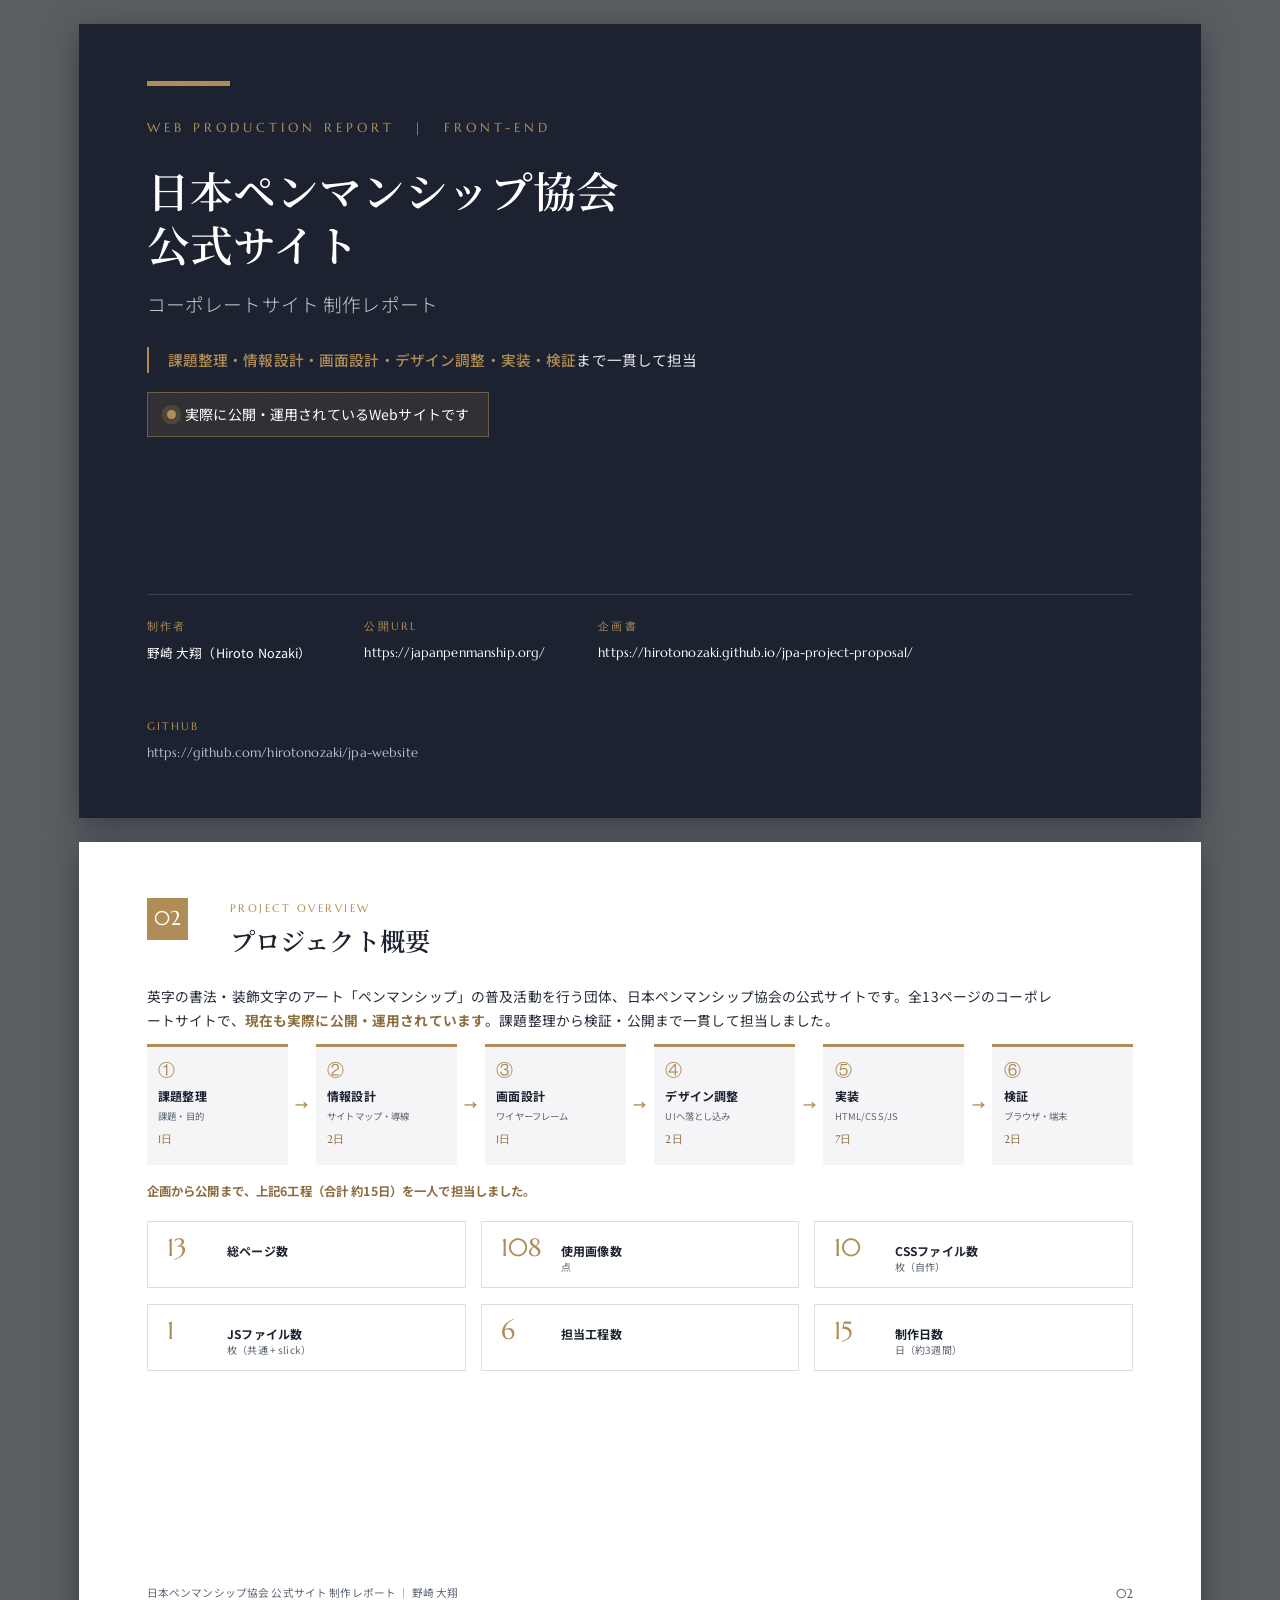
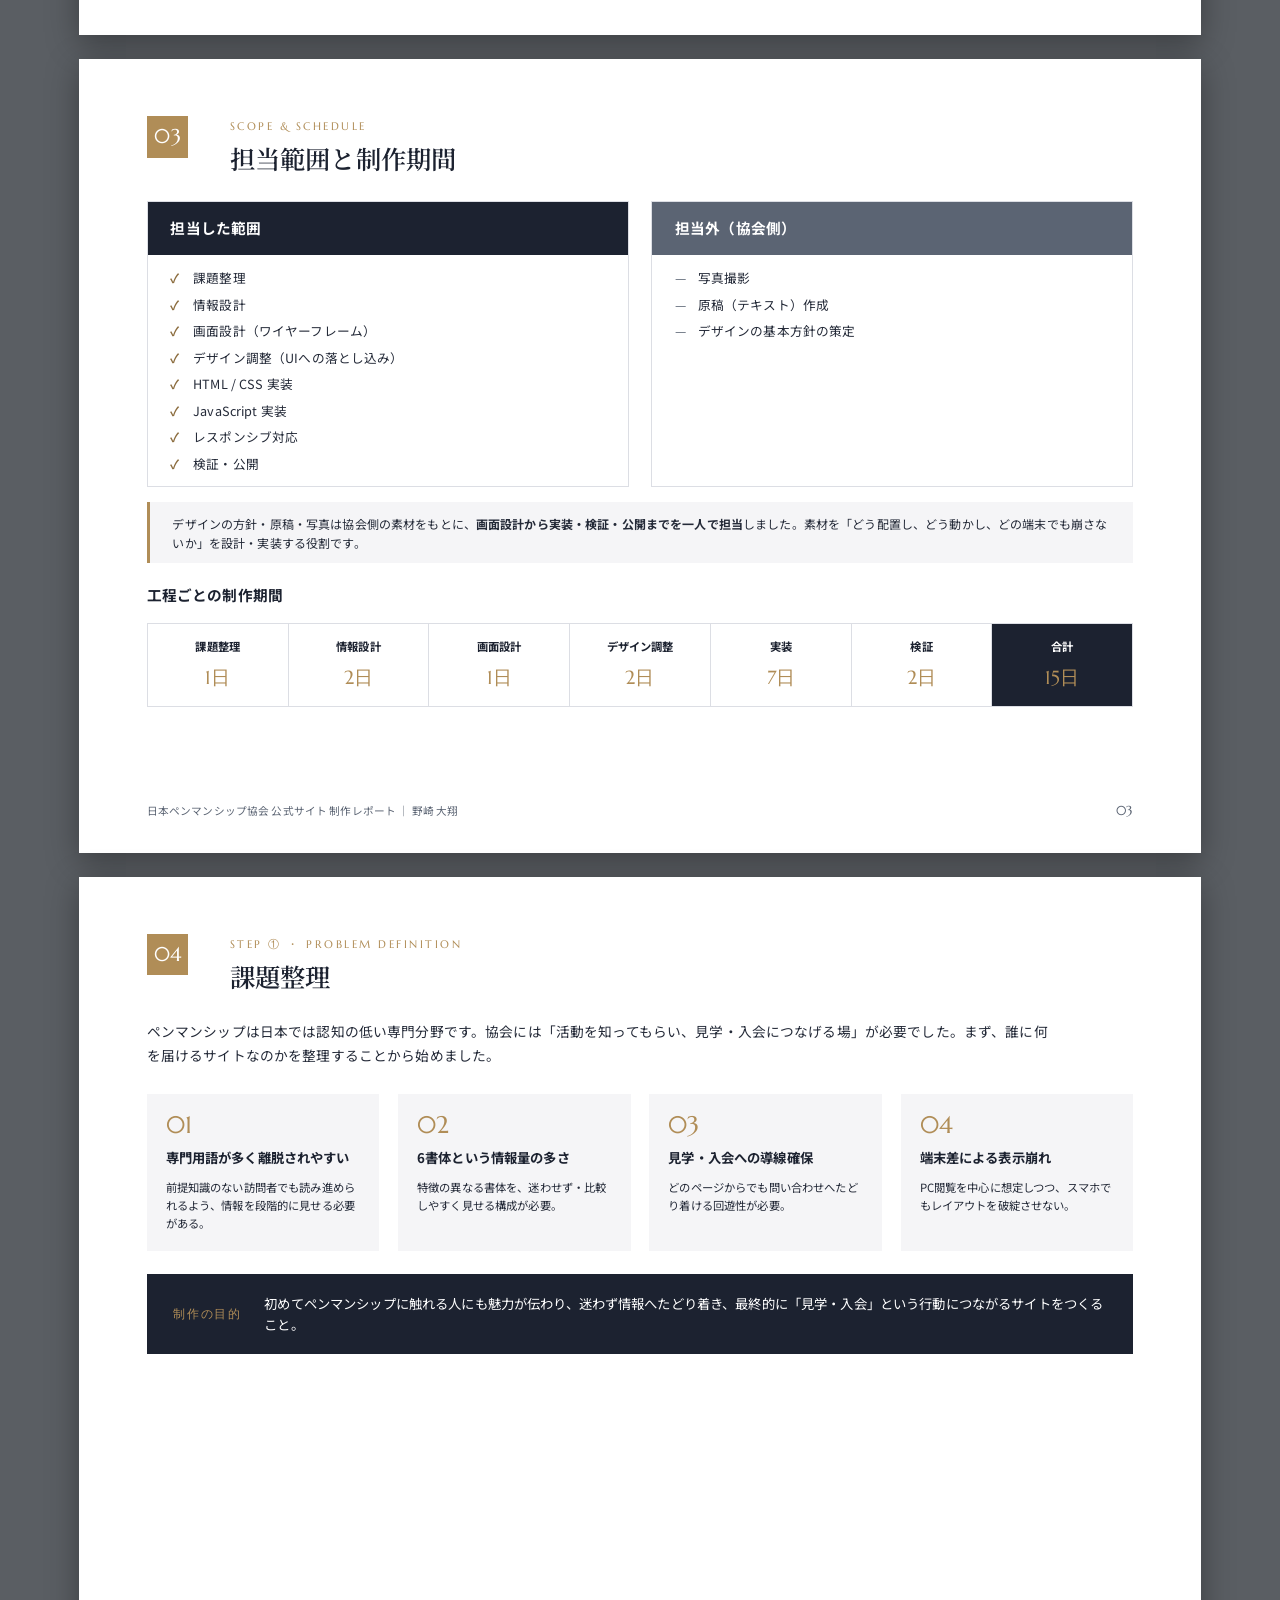
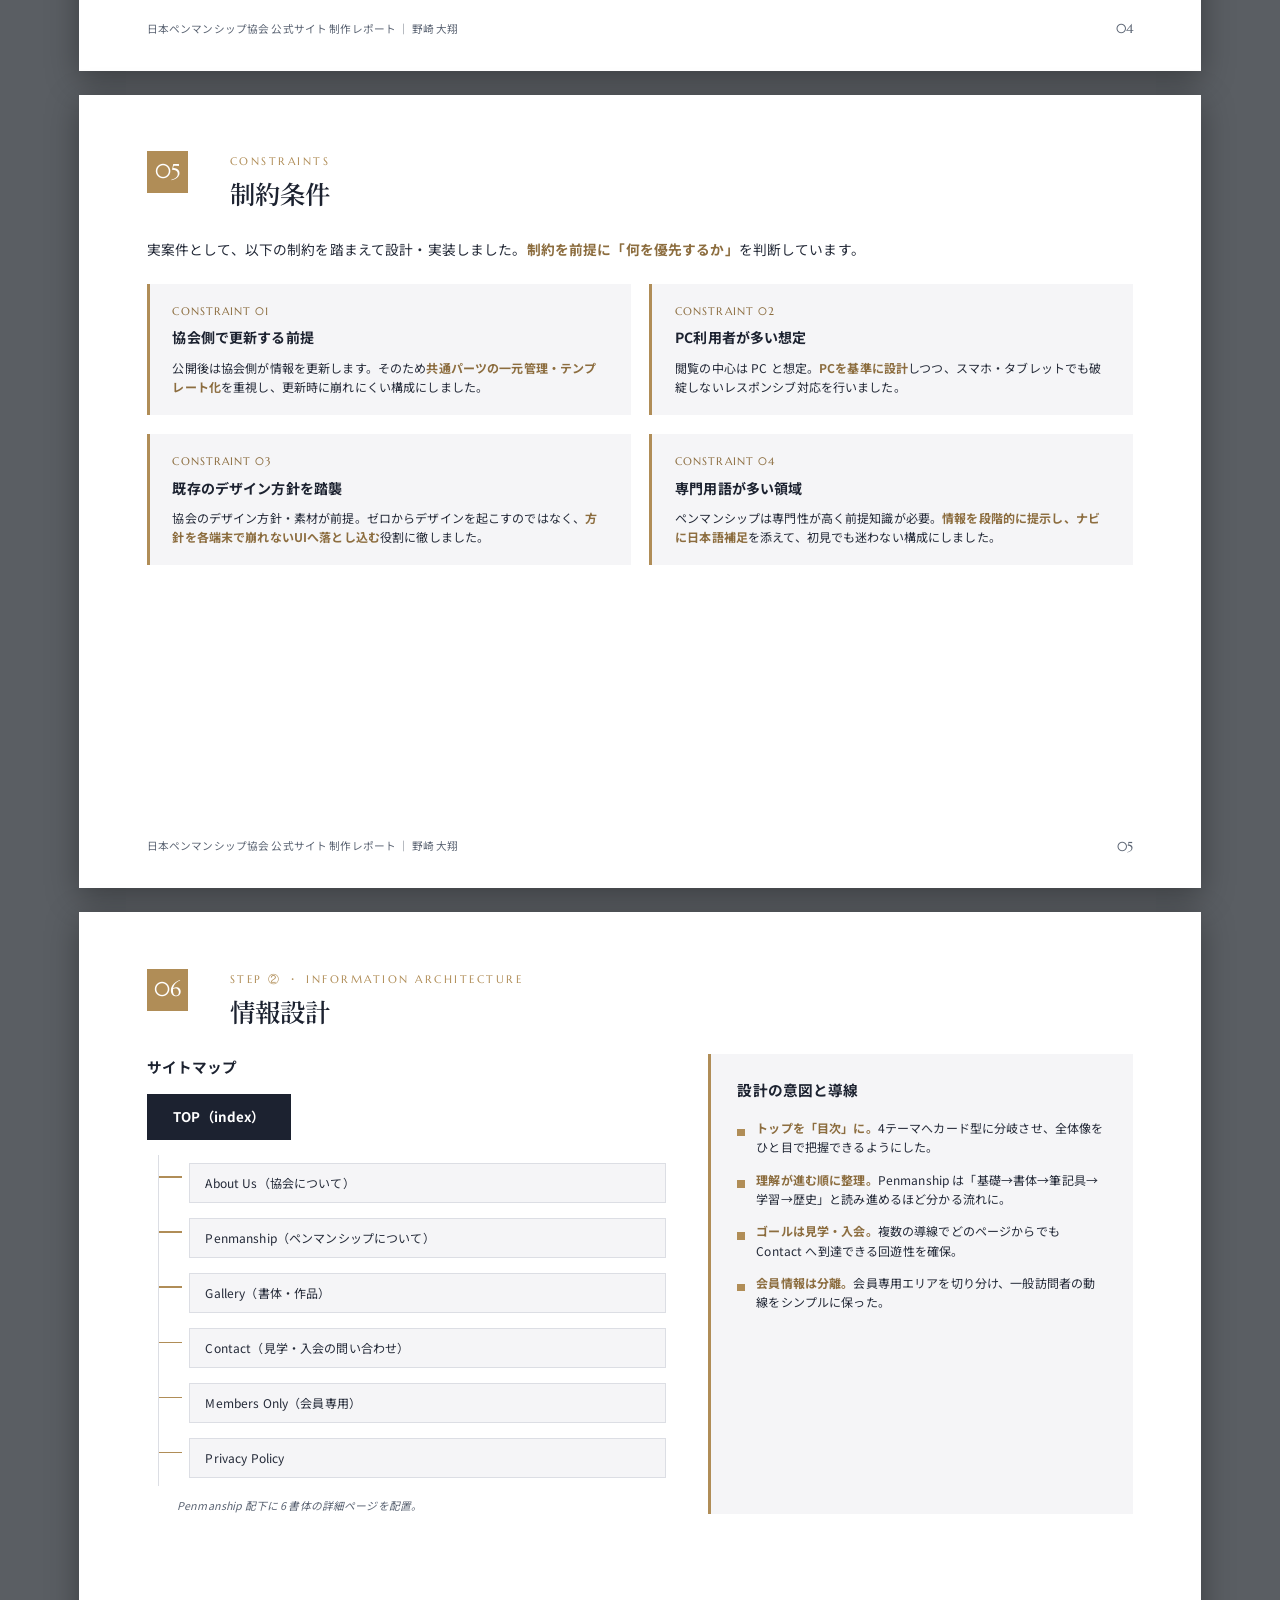
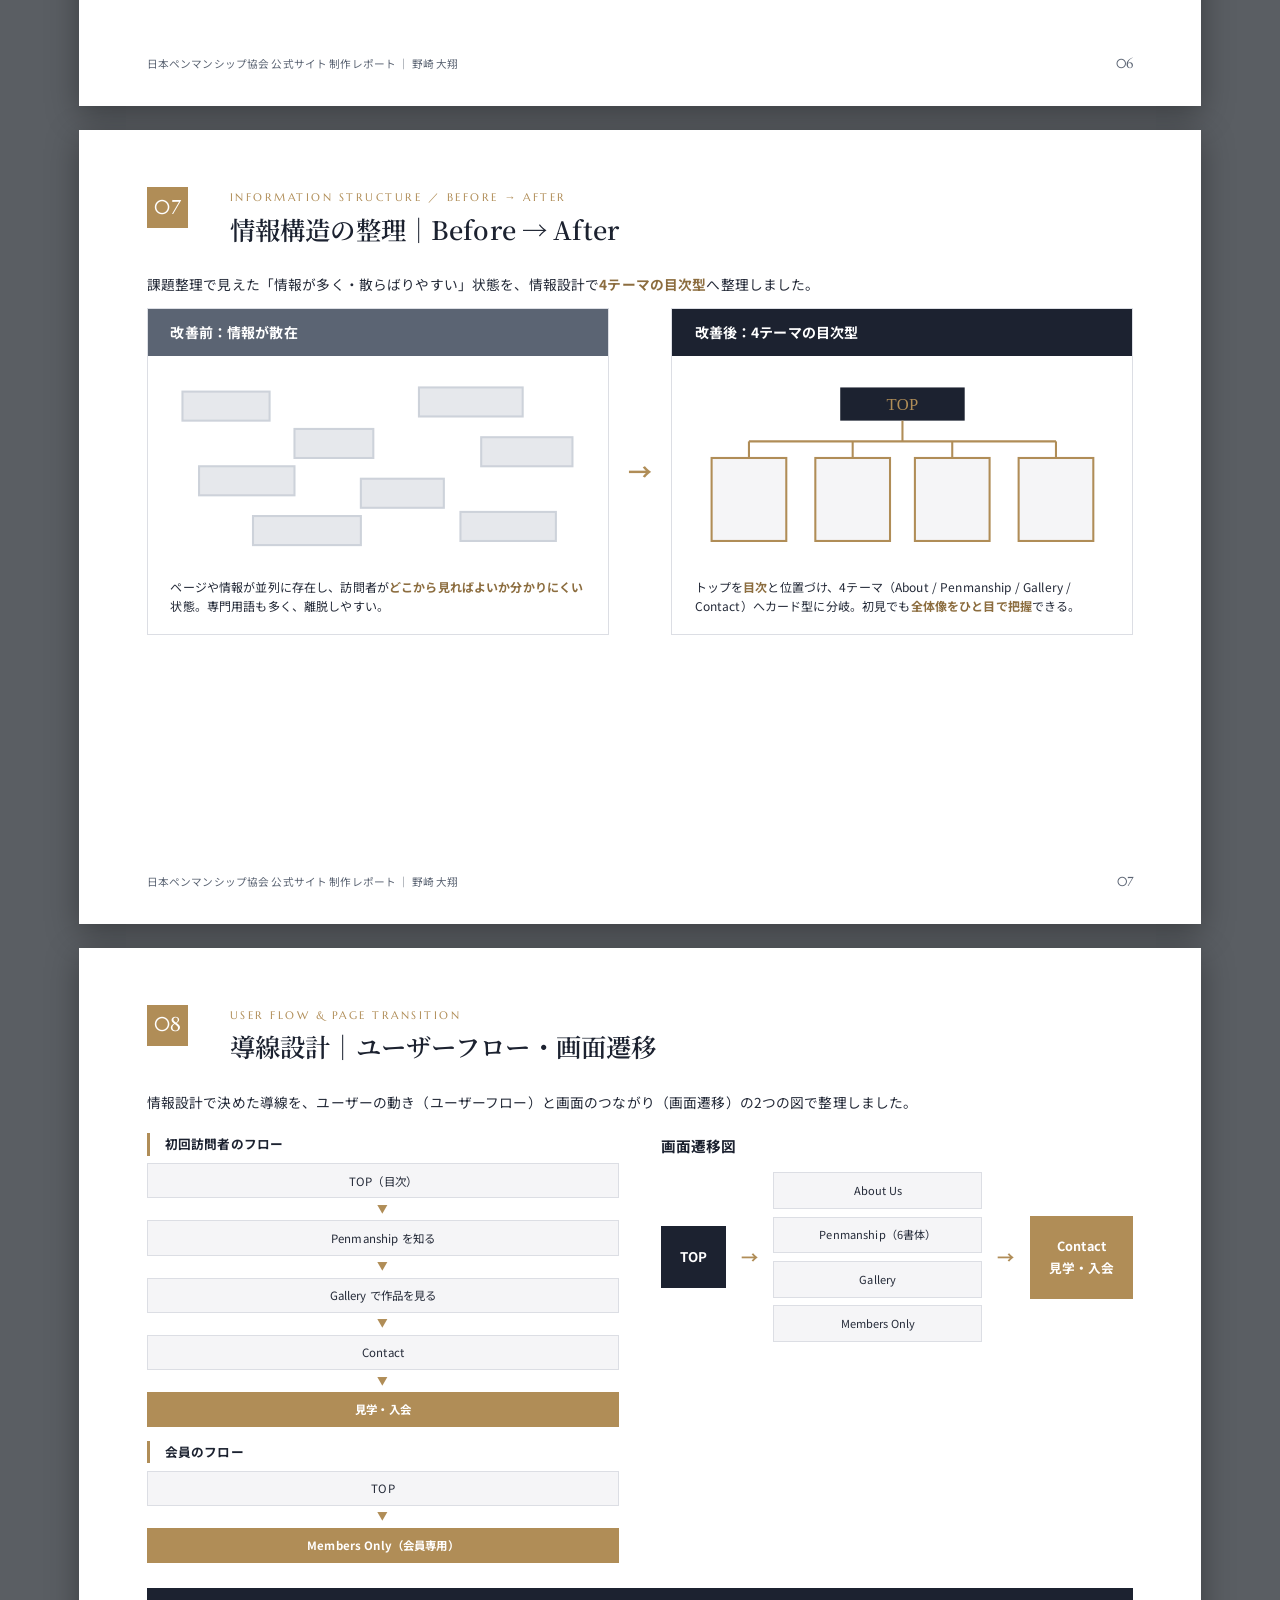
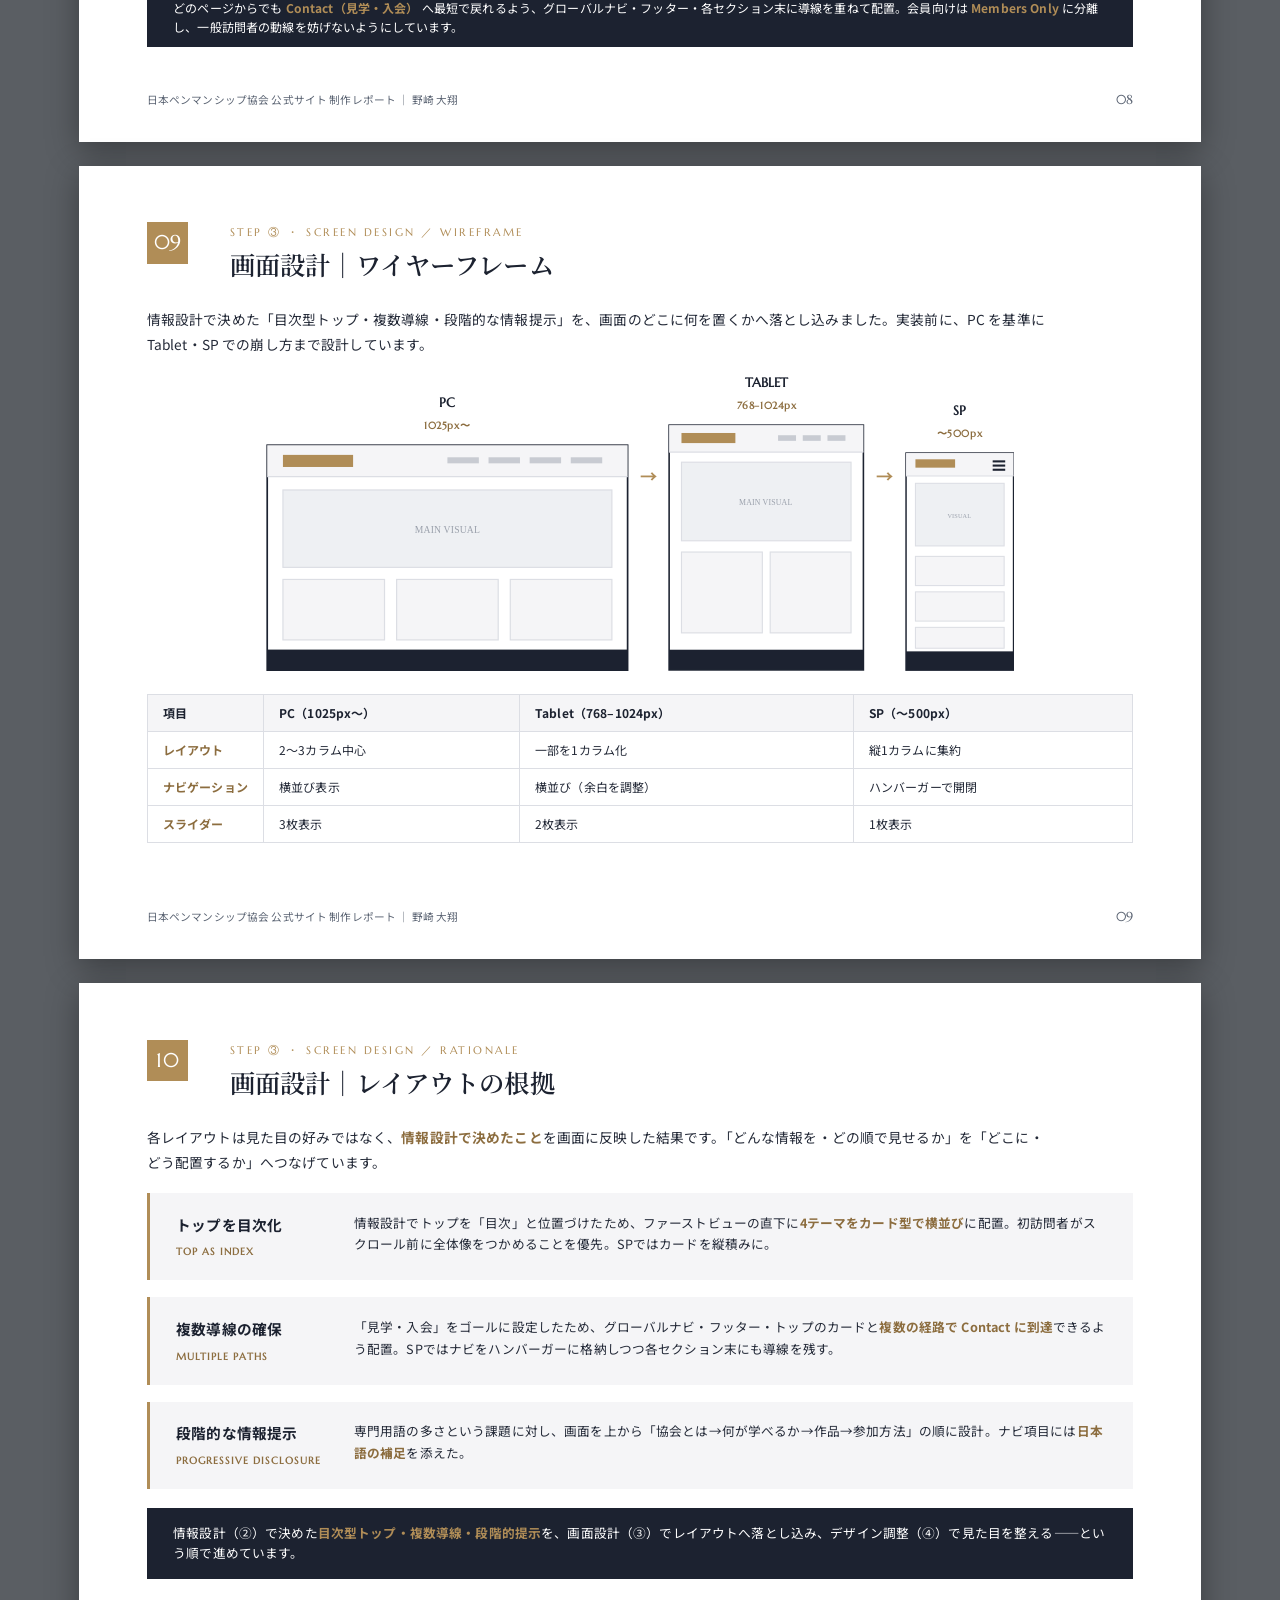
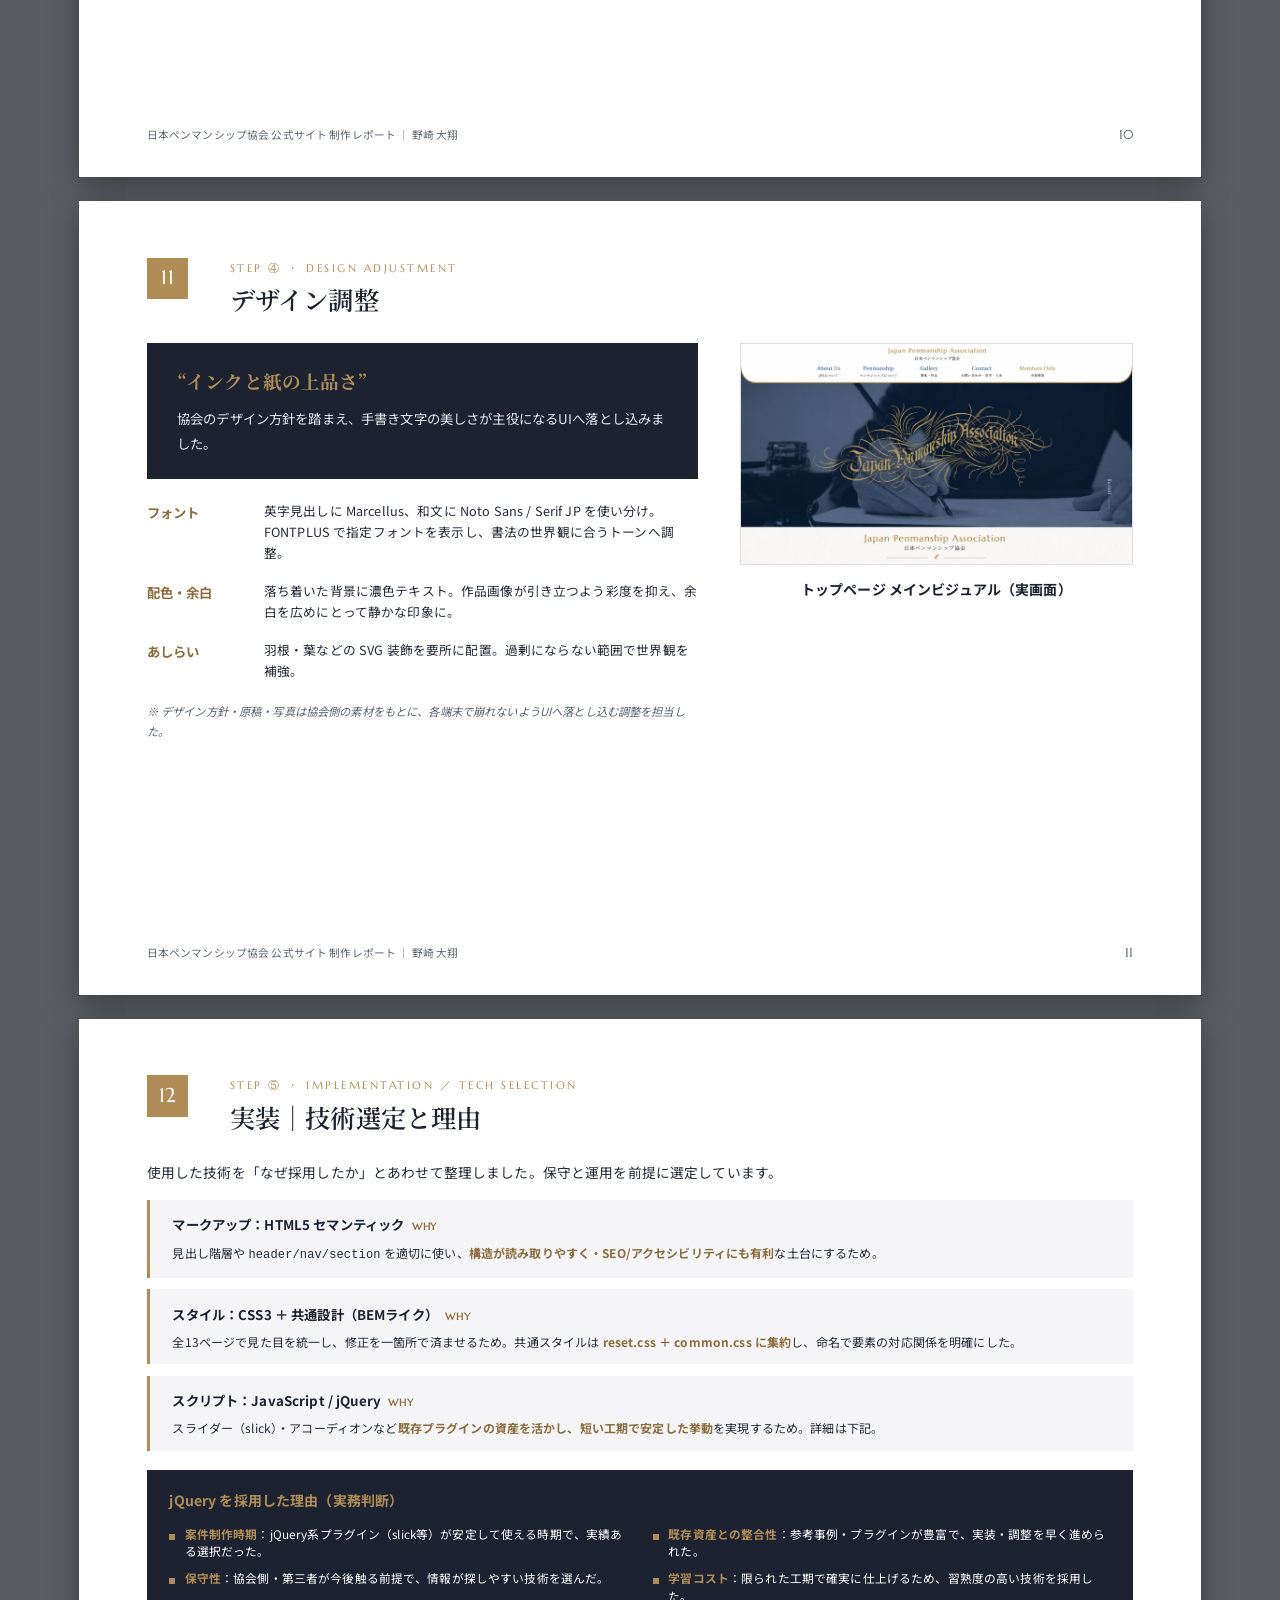
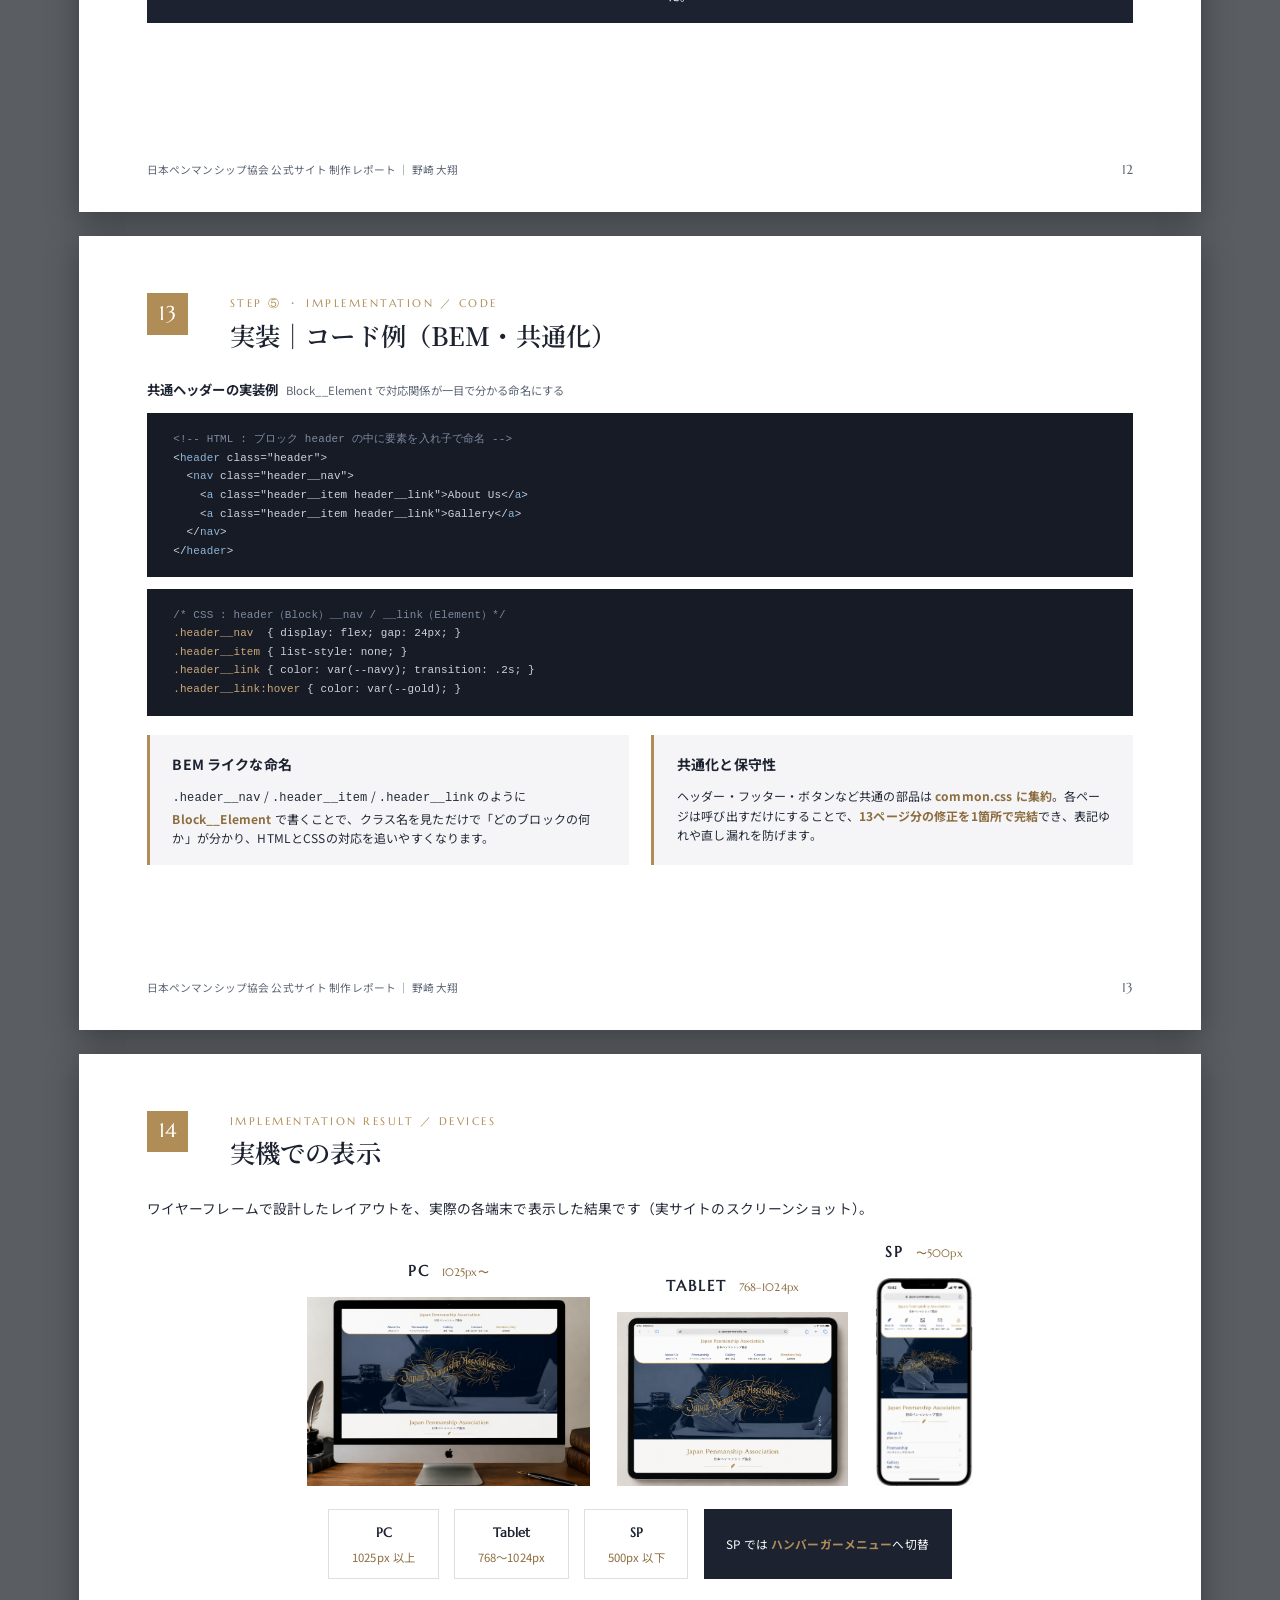
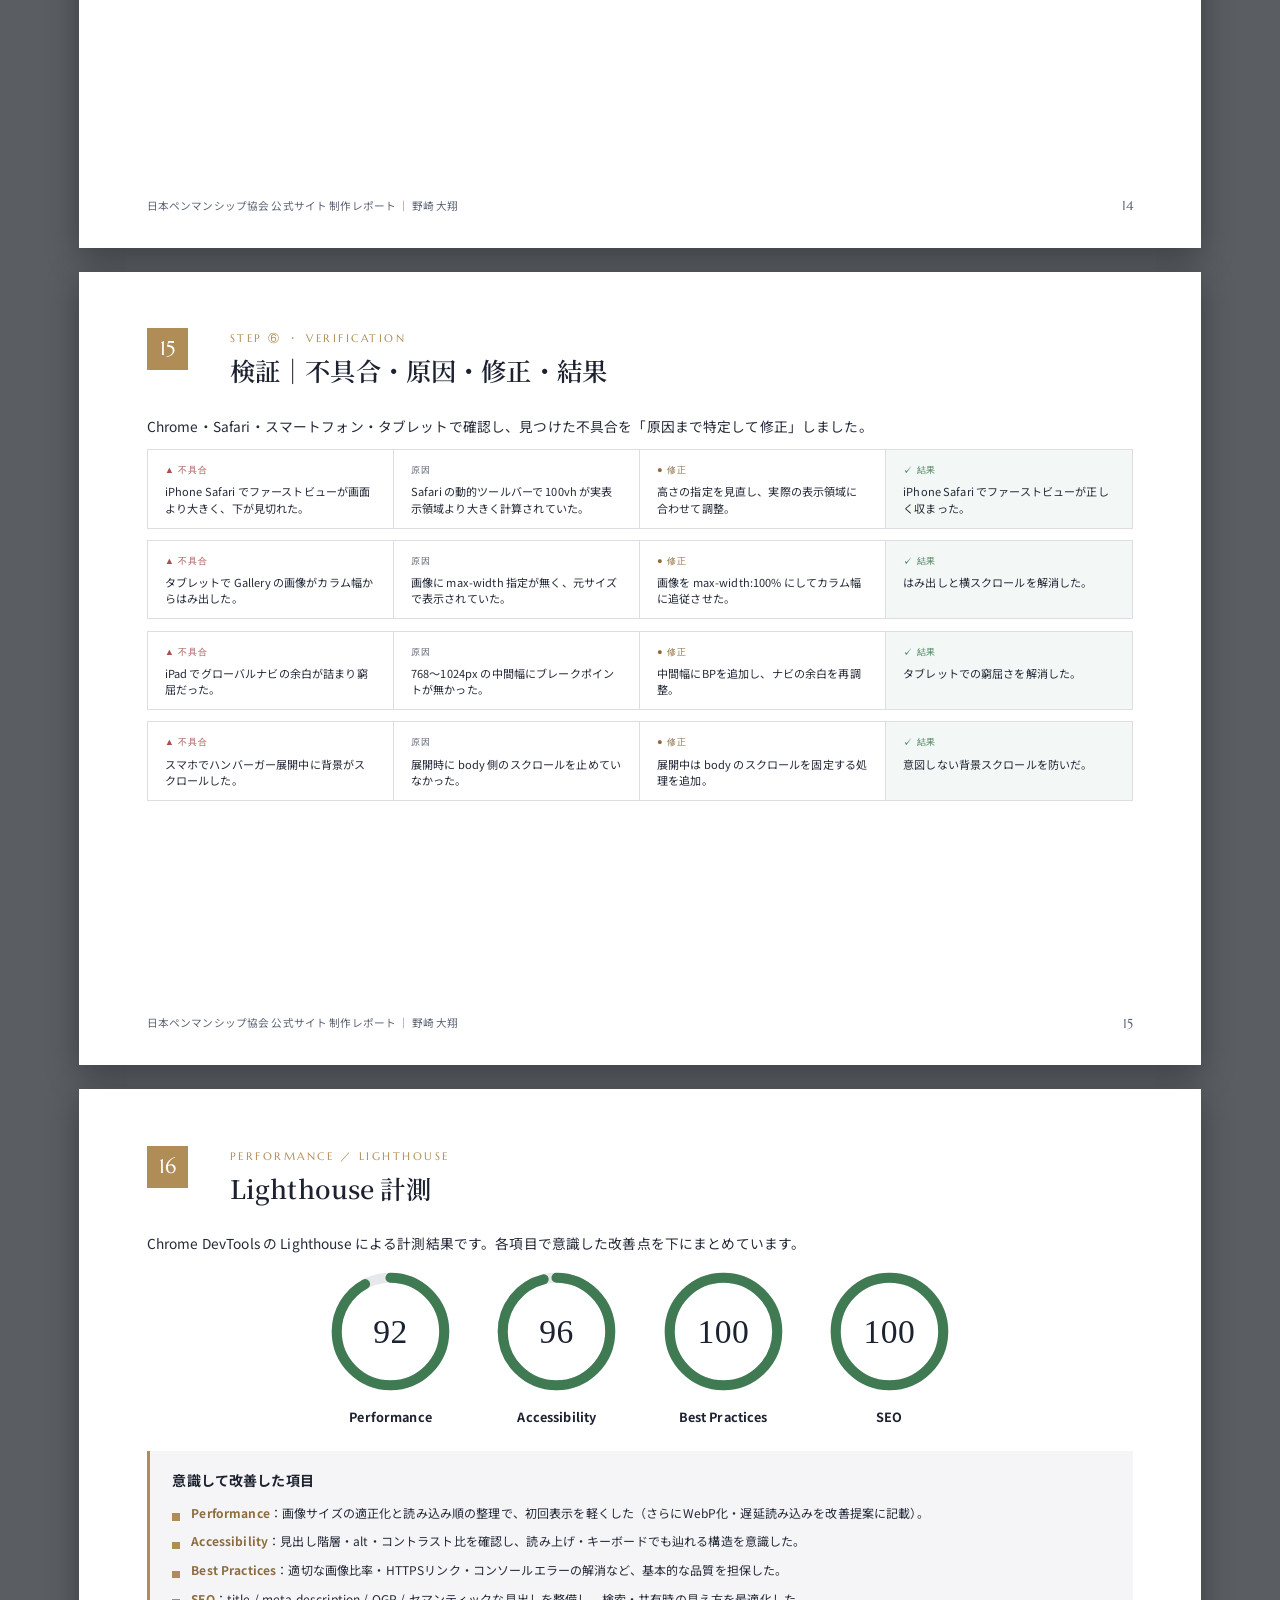
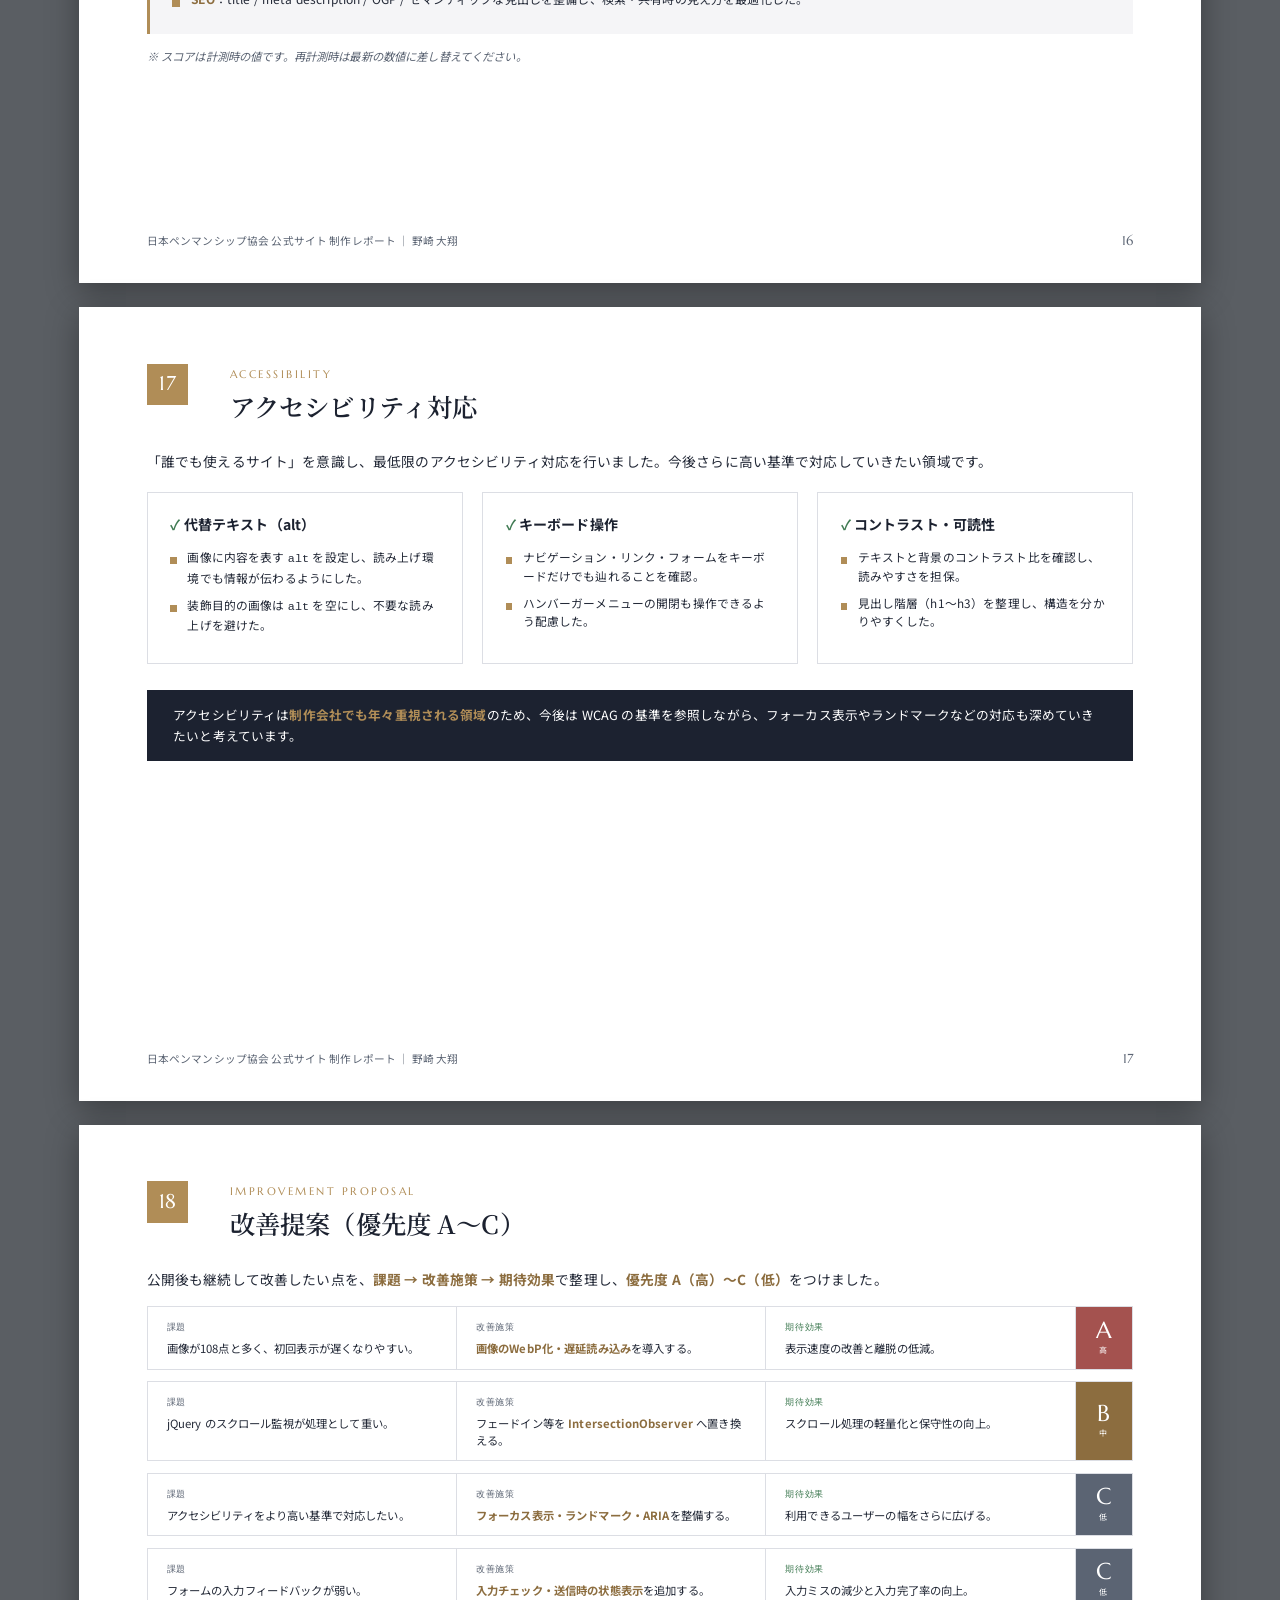
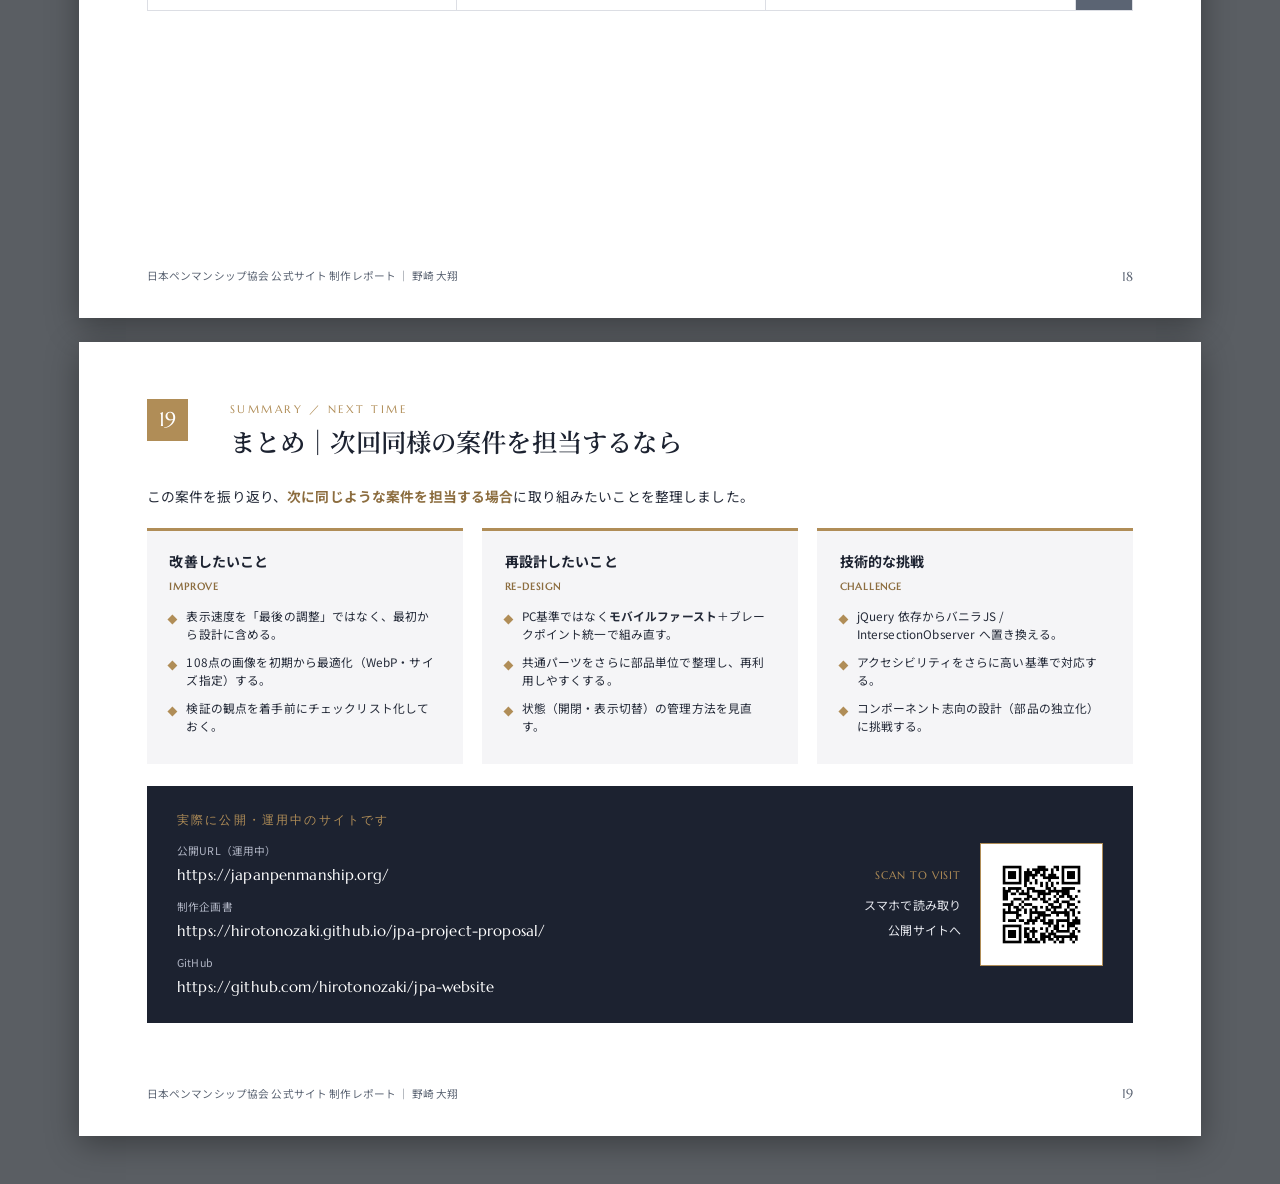
<file: index.html>
<!DOCTYPE html><html lang="ja"><head><meta charset="UTF-8"><meta name="viewport" content="width=device-width, initial-scale=1">
<title>日本ペンマンシップ協会 公式サイト 制作レポート｜野崎大翔</title>
<meta name="description" content="日本ペンマンシップ協会 公式サイトの制作レポート。課題整理から検証まで一貫担当した公開・運用中のWeb制作プロジェクト。">
<link rel="preconnect" href="https://fonts.googleapis.com"><link rel="preconnect" href="https://fonts.gstatic.com" crossorigin>
<link href="https://fonts.googleapis.com/css2?family=Marcellus&family=Noto+Sans+JP:wght@300;400;500;700&family=Noto+Serif+JP:wght@400;500;600&display=swap" rel="stylesheet">
<link rel="stylesheet" href="css/proposal.css"></head><body>

<section class="page cover"><div class="cover__inner"><div class="rule"></div><p class="kicker">Web Production Report &nbsp;｜&nbsp; Front-end</p>
<h1>日本ペンマンシップ協会<br>公式サイト</h1><p class="sub">コーポレートサイト 制作レポート</p>
<p class="role"><b>課題整理・情報設計・画面設計・デザイン調整・実装・検証</b>まで一貫して担当</p>
<p class="status">実際に公開・運用されているWebサイトです</p>
<div class="cover__meta"><div><p class="k">制作者</p><p>野崎 大翔（Hiroto Nozaki）</p></div><div><p class="k">公開URL</p><p class="url">https://japanpenmanship.org/</p></div><div><p class="k">企画書</p><p class="url">https://hirotonozaki.github.io/jpa-project-proposal/</p></div><div><p class="k">GitHub</p><p class="url gh">https://github.com/hirotonozaki/jpa-website</p></div></div></div></section>

<section class="page"><header class="head"><span class="head__no">02</span><div><p class="eyebrow">Project Overview</p><h2 class="head__title">プロジェクト概要</h2></div></header>
<p class="lead">英字の書法・装飾文字のアート「ペンマンシップ」の普及活動を行う団体、日本ペンマンシップ協会の公式サイトです。全13ページのコーポレートサイトで、<em>現在も実際に公開・運用されています</em>。課題整理から検証・公開まで一貫して担当しました。</p>
<div class="flow">
<div class="flow__step"><span class="flow__num">①</span><span class="flow__name">課題整理</span><span class="flow__desc">課題・目的</span><span class="flow__period">1日</span></div><span class="flow__arrow">→</span>
<div class="flow__step"><span class="flow__num">②</span><span class="flow__name">情報設計</span><span class="flow__desc">サイトマップ・導線</span><span class="flow__period">2日</span></div><span class="flow__arrow">→</span>
<div class="flow__step"><span class="flow__num">③</span><span class="flow__name">画面設計</span><span class="flow__desc">ワイヤーフレーム</span><span class="flow__period">1日</span></div><span class="flow__arrow">→</span>
<div class="flow__step"><span class="flow__num">④</span><span class="flow__name">デザイン調整</span><span class="flow__desc">UIへ落とし込み</span><span class="flow__period">2日</span></div><span class="flow__arrow">→</span>
<div class="flow__step"><span class="flow__num">⑤</span><span class="flow__name">実装</span><span class="flow__desc">HTML/CSS/JS</span><span class="flow__period">7日</span></div><span class="flow__arrow">→</span>
<div class="flow__step"><span class="flow__num">⑥</span><span class="flow__name">検証</span><span class="flow__desc">ブラウザ・端末</span><span class="flow__period">2日</span></div></div>
<p class="flow-caption">企画から公開まで、上記6工程（合計 約15日）を一人で担当しました。</p>
<div class="metrics">
<div class="metric"><span class="num">13</span><span class="lbl">総ページ数</span></div>
<div class="metric"><span class="num">108</span><span class="lbl">使用画像数<small>点</small></span></div>
<div class="metric"><span class="num">10</span><span class="lbl">CSSファイル数<small>枚（自作）</small></span></div>
<div class="metric"><span class="num">1</span><span class="lbl">JSファイル数<small>枚（共通 + slick）</small></span></div>
<div class="metric"><span class="num">6</span><span class="lbl">担当工程数</span></div>
<div class="metric"><span class="num">15</span><span class="lbl">制作日数<small>日（約3週間）</small></span></div></div>
<div class="pfoot"><span class="run">日本ペンマンシップ協会 公式サイト 制作レポート ｜ 野崎 大翔</span><span class="pnum">02</span></div></section>

<section class="page"><header class="head"><span class="head__no">03</span><div><p class="eyebrow">Scope &amp; Schedule</p><h2 class="head__title">担当範囲と制作期間</h2></div></header>
<div class="role-grid"><div class="role-col role-col--do"><p class="role-col__h">担当した範囲</p><ul><li>課題整理</li><li>情報設計</li><li>画面設計（ワイヤーフレーム）</li><li>デザイン調整（UIへの落とし込み）</li><li>HTML / CSS 実装</li><li>JavaScript 実装</li><li>レスポンシブ対応</li><li>検証・公開</li></ul></div>
<div class="role-col role-col--dont"><p class="role-col__h">担当外（協会側）</p><ul><li>写真撮影</li><li>原稿（テキスト）作成</li><li>デザインの基本方針の策定</li></ul></div></div>
<p class="role-note">デザインの方針・原稿・写真は協会側の素材をもとに、<b>画面設計から実装・検証・公開までを一人で担当</b>しました。素材を「どう配置し、どう動かし、どの端末でも崩さないか」を設計・実装する役割です。</p>
<p class="subhead" style="margin-top:5mm">工程ごとの制作期間</p>
<div class="period"><div class="period__item"><p class="period__ph">課題整理</p><p class="period__d">1日</p></div><div class="period__item"><p class="period__ph">情報設計</p><p class="period__d">2日</p></div><div class="period__item"><p class="period__ph">画面設計</p><p class="period__d">1日</p></div><div class="period__item"><p class="period__ph">デザイン調整</p><p class="period__d">2日</p></div><div class="period__item"><p class="period__ph">実装</p><p class="period__d">7日</p></div><div class="period__item"><p class="period__ph">検証</p><p class="period__d">2日</p></div><div class="period__item"><p class="period__ph">合計</p><p class="period__d">15日</p></div></div>
<div class="pfoot"><span class="run">日本ペンマンシップ協会 公式サイト 制作レポート ｜ 野崎 大翔</span><span class="pnum">03</span></div></section>

<section class="page"><header class="head"><span class="head__no">04</span><div><p class="eyebrow">Step ① ・ Problem Definition</p><h2 class="head__title">課題整理</h2></div></header>
<p class="lead" style="margin-bottom:7mm">ペンマンシップは日本では認知の低い専門分野です。協会には「活動を知ってもらい、見学・入会につなげる場」が必要でした。まず、誰に何を届けるサイトなのかを整理することから始めました。</p>
<div class="issues"><div class="issue"><div class="n">01</div><h3>専門用語が多く離脱されやすい</h3><p>前提知識のない訪問者でも読み進められるよう、情報を段階的に見せる必要がある。</p></div><div class="issue"><div class="n">02</div><h3>6書体という情報量の多さ</h3><p>特徴の異なる書体を、迷わせず・比較しやすく見せる構成が必要。</p></div><div class="issue"><div class="n">03</div><h3>見学・入会への導線確保</h3><p>どのページからでも問い合わせへたどり着ける回遊性が必要。</p></div><div class="issue"><div class="n">04</div><h3>端末差による表示崩れ</h3><p>PC閲覧を中心に想定しつつ、スマホでもレイアウトを破綻させない。</p></div></div>
<div class="purpose"><span class="k">制作の目的</span><p>初めてペンマンシップに触れる人にも魅力が伝わり、迷わず情報へたどり着き、最終的に「見学・入会」という行動につながるサイトをつくること。</p></div>
<div class="pfoot"><span class="run">日本ペンマンシップ協会 公式サイト 制作レポート ｜ 野崎 大翔</span><span class="pnum">04</span></div></section>

<section class="page"><header class="head"><span class="head__no">05</span><div><p class="eyebrow">Constraints</p><h2 class="head__title">制約条件</h2></div></header>
<p class="lead" style="margin-bottom:6mm">実案件として、以下の制約を踏まえて設計・実装しました。<em>制約を前提に「何を優先するか」</em>を判断しています。</p>
<div class="constraints">
<div class="constraint"><p class="ctag">Constraint 01</p><h3>協会側で更新する前提</h3><p>公開後は協会側が情報を更新します。そのため<b>共通パーツの一元管理・テンプレート化</b>を重視し、更新時に崩れにくい構成にしました。</p></div>
<div class="constraint"><p class="ctag">Constraint 02</p><h3>PC利用者が多い想定</h3><p>閲覧の中心は PC と想定。<b>PCを基準に設計</b>しつつ、スマホ・タブレットでも破綻しないレスポンシブ対応を行いました。</p></div>
<div class="constraint"><p class="ctag">Constraint 03</p><h3>既存のデザイン方針を踏襲</h3><p>協会のデザイン方針・素材が前提。ゼロからデザインを起こすのではなく、<b>方針を各端末で崩れないUIへ落とし込む</b>役割に徹しました。</p></div>
<div class="constraint"><p class="ctag">Constraint 04</p><h3>専門用語が多い領域</h3><p>ペンマンシップは専門性が高く前提知識が必要。<b>情報を段階的に提示し、ナビに日本語補足</b>を添えて、初見でも迷わない構成にしました。</p></div></div>
<div class="pfoot"><span class="run">日本ペンマンシップ協会 公式サイト 制作レポート ｜ 野崎 大翔</span><span class="pnum">05</span></div></section>

<section class="page"><header class="head"><span class="head__no">06</span><div><p class="eyebrow">Step ② ・ Information Architecture</p><h2 class="head__title">情報設計</h2></div></header>
<div class="cols cols-11-9"><div class="col"><p class="subhead">サイトマップ</p><span class="node-top">TOP（index）</span>
<ul class="tree"><li><div class="box">About Us（協会について）</div></li><li><div class="box">Penmanship（ペンマンシップについて）</div></li><li><div class="box">Gallery（書体・作品）</div></li><li><div class="box">Contact（見学・入会の問い合わせ）</div></li><li><div class="box">Members Only（会員専用）</div></li><li><div class="box">Privacy Policy</div></li></ul>
<p class="tree-sub">Penmanship 配下に 6 書体の詳細ページを配置。</p></div>
<div class="col"><div class="ia"><h3>設計の意図と導線</h3><ul><li><b>トップを「目次」に。</b>4テーマへカード型に分岐させ、全体像をひと目で把握できるようにした。</li><li><b>理解が進む順に整理。</b>Penmanship は「基礎→書体→筆記具→学習→歴史」と読み進めるほど分かる流れに。</li><li><b>ゴールは見学・入会。</b>複数の導線でどのページからでも Contact へ到達できる回遊性を確保。</li><li><b>会員情報は分離。</b>会員専用エリアを切り分け、一般訪問者の動線をシンプルに保った。</li></ul></div></div></div>
<div class="pfoot"><span class="run">日本ペンマンシップ協会 公式サイト 制作レポート ｜ 野崎 大翔</span><span class="pnum">06</span></div></section>

<section class="page"><header class="head"><span class="head__no">07</span><div><p class="eyebrow">Information Structure ／ Before → After</p><h2 class="head__title">情報構造の整理｜Before → After</h2></div></header>
<p class="lead" style="margin-bottom:3mm">課題整理で見えた「情報が多く・散らばりやすい」状態を、情報設計で<em>4テーマの目次型</em>へ整理しました。</p>
<div class="ba">
<div class="ba__col ba__col--before"><p class="ba__h">改善前：情報が散在</p><div class="ba__body">
<svg viewBox="0 0 200 90" xmlns="http://www.w3.org/2000/svg"><rect x="6" y="8" width="42" height="14" fill="#e6e8ec" stroke="#cdd2da"/><rect x="120" y="6" width="50" height="14" fill="#e6e8ec" stroke="#cdd2da"/><rect x="60" y="26" width="38" height="14" fill="#e6e8ec" stroke="#cdd2da"/><rect x="150" y="30" width="44" height="14" fill="#e6e8ec" stroke="#cdd2da"/><rect x="14" y="44" width="46" height="14" fill="#e6e8ec" stroke="#cdd2da"/><rect x="92" y="50" width="40" height="14" fill="#e6e8ec" stroke="#cdd2da"/><rect x="40" y="68" width="52" height="14" fill="#e6e8ec" stroke="#cdd2da"/><rect x="140" y="66" width="46" height="14" fill="#e6e8ec" stroke="#cdd2da"/></svg>
<p>ページや情報が並列に存在し、訪問者が<b>どこから見ればよいか分かりにくい</b>状態。専門用語も多く、離脱しやすい。</p></div></div>
<span class="ba-arrow">→</span>
<div class="ba__col ba__col--after"><p class="ba__h">改善後：4テーマの目次型</p><div class="ba__body">
<svg viewBox="0 0 200 90" xmlns="http://www.w3.org/2000/svg"><rect x="70" y="6" width="60" height="16" fill="#1c2230"/><text x="100" y="17" text-anchor="middle" font-size="8" fill="#b08d57" font-family="serif">TOP</text><line x1="100" y1="22" x2="100" y2="32" stroke="#b08d57"/><line x1="26" y1="32" x2="174" y2="32" stroke="#b08d57"/><line x1="26" y1="32" x2="26" y2="40" stroke="#b08d57"/><line x1="76" y1="32" x2="76" y2="40" stroke="#b08d57"/><line x1="124" y1="32" x2="124" y2="40" stroke="#b08d57"/><line x1="174" y1="32" x2="174" y2="40" stroke="#b08d57"/><rect x="8" y="40" width="36" height="40" fill="#f5f5f7" stroke="#b08d57"/><rect x="58" y="40" width="36" height="40" fill="#f5f5f7" stroke="#b08d57"/><rect x="106" y="40" width="36" height="40" fill="#f5f5f7" stroke="#b08d57"/><rect x="156" y="40" width="36" height="40" fill="#f5f5f7" stroke="#b08d57"/></svg>
<p>トップを<b>目次</b>と位置づけ、4テーマ（About / Penmanship / Gallery / Contact）へカード型に分岐。初見でも<b>全体像をひと目で把握</b>できる。</p></div></div></div>
<div class="pfoot"><span class="run">日本ペンマンシップ協会 公式サイト 制作レポート ｜ 野崎 大翔</span><span class="pnum">07</span></div></section>

<section class="page"><header class="head"><span class="head__no">08</span><div><p class="eyebrow">User Flow &amp; Page Transition</p><h2 class="head__title">導線設計｜ユーザーフロー・画面遷移</h2></div></header>
<p class="lead" style="margin-bottom:5mm">情報設計で決めた導線を、ユーザーの動き（ユーザーフロー）と画面のつながり（画面遷移）の2つの図で整理しました。</p>
<div class="cols cols-6-6"><div class="col"><div class="uflow">
<h4>初回訪問者のフロー</h4><div class="uflow__seq"><div class="uflow__node">TOP（目次）</div><div class="uflow__arrow">▼</div><div class="uflow__node">Penmanship を知る</div><div class="uflow__arrow">▼</div><div class="uflow__node">Gallery で作品を見る</div><div class="uflow__arrow">▼</div><div class="uflow__node">Contact</div><div class="uflow__arrow">▼</div><div class="uflow__node uflow__node--goal">見学・入会</div></div>
<h4>会員のフロー</h4><div class="uflow__seq"><div class="uflow__node">TOP</div><div class="uflow__arrow">▼</div><div class="uflow__node uflow__node--goal">Members Only（会員専用）</div></div>
</div></div>
<div class="col"><p class="subhead">画面遷移図</p><div class="tflow"><div class="tflow__node">TOP</div><span class="tflow__arrow">→</span><div class="tflow__pages"><div class="tflow__page">About Us</div><div class="tflow__page">Penmanship（6書体）</div><div class="tflow__page">Gallery</div><div class="tflow__page">Members Only</div></div><span class="tflow__arrow">→</span><div class="tflow__goal">Contact<br>見学・入会</div></div></div></div>
<div class="flow-intent">どのページからでも <b>Contact（見学・入会）</b> へ最短で戻れるよう、グローバルナビ・フッター・各セクション末に導線を重ねて配置。会員向けは <b>Members Only</b> に分離し、一般訪問者の動線を妨げないようにしています。</div>
<div class="pfoot"><span class="run">日本ペンマンシップ協会 公式サイト 制作レポート ｜ 野崎 大翔</span><span class="pnum">08</span></div></section>

<section class="page"><header class="head"><span class="head__no">09</span><div><p class="eyebrow">Step ③ ・ Screen Design ／ Wireframe</p><h2 class="head__title">画面設計｜ワイヤーフレーム</h2></div></header>
<p class="lead" style="margin-bottom:4mm">情報設計で決めた「目次型トップ・複数導線・段階的な情報提示」を、画面のどこに何を置くかへ落とし込みました。実装前に、PC を基準に Tablet・SP での崩し方まで設計しています。</p>
<div class="wf-row">
<div class="wf wf--pc"><p class="wf__cap">PC<small>1025px〜</small></p><svg viewBox="0 0 300 188" xmlns="http://www.w3.org/2000/svg"><rect x="1" y="1" width="298" height="186" fill="#fff" stroke="#1c2230" stroke-width="1.4"/><rect x="1" y="1" width="298" height="26" fill="#f5f5f7"/><line x1="1" y1="27" x2="299" y2="27" stroke="#dcdee4"/><rect x="14" y="9" width="58" height="10" fill="#b08d57"/><rect x="150" y="11" width="26" height="5" fill="#c8cbd2"/><rect x="184" y="11" width="26" height="5" fill="#c8cbd2"/><rect x="218" y="11" width="26" height="5" fill="#c8cbd2"/><rect x="252" y="11" width="26" height="5" fill="#c8cbd2"/><rect x="14" y="38" width="272" height="64" fill="#eef0f3" stroke="#dcdee4"/><text x="150" y="74" text-anchor="middle" font-family="serif" font-size="8" fill="#9aa0ab">MAIN VISUAL</text><rect x="14" y="112" width="84" height="50" fill="#f5f5f7" stroke="#dcdee4"/><rect x="108" y="112" width="84" height="50" fill="#f5f5f7" stroke="#dcdee4"/><rect x="202" y="112" width="84" height="50" fill="#f5f5f7" stroke="#dcdee4"/><rect x="1" y="170" width="298" height="17" fill="#1c2230"/></svg></div>
<span class="wf-arrow">→</span>
<div class="wf wf--tb"><p class="wf__cap">TABLET<small>768–1024px</small></p><svg viewBox="0 0 175 220" xmlns="http://www.w3.org/2000/svg"><rect x="1" y="1" width="173" height="218" fill="#fff" stroke="#1c2230" stroke-width="1.4"/><rect x="1" y="1" width="173" height="24" fill="#f5f5f7"/><line x1="1" y1="25" x2="174" y2="25" stroke="#dcdee4"/><rect x="12" y="8" width="48" height="9" fill="#b08d57"/><rect x="98" y="10" width="16" height="5" fill="#c8cbd2"/><rect x="120" y="10" width="16" height="5" fill="#c8cbd2"/><rect x="142" y="10" width="16" height="5" fill="#c8cbd2"/><rect x="12" y="34" width="151" height="70" fill="#eef0f3" stroke="#dcdee4"/><text x="87" y="72" text-anchor="middle" font-family="serif" font-size="7" fill="#9aa0ab">MAIN VISUAL</text><rect x="12" y="114" width="72" height="72" fill="#f5f5f7" stroke="#dcdee4"/><rect x="91" y="114" width="72" height="72" fill="#f5f5f7" stroke="#dcdee4"/><rect x="1" y="201" width="173" height="18" fill="#1c2230"/></svg></div>
<span class="wf-arrow">→</span>
<div class="wf wf--sp"><p class="wf__cap">SP<small>〜500px</small></p><svg viewBox="0 0 105 210" xmlns="http://www.w3.org/2000/svg"><rect x="1" y="1" width="103" height="208" fill="#fff" stroke="#1c2230" stroke-width="1.4"/><rect x="1" y="1" width="103" height="22" fill="#f5f5f7"/><line x1="1" y1="23" x2="104" y2="23" stroke="#dcdee4"/><rect x="10" y="7" width="38" height="8" fill="#b08d57"/><rect x="84" y="8" width="12" height="2" fill="#1c2230"/><rect x="84" y="12" width="12" height="2" fill="#1c2230"/><rect x="84" y="16" width="12" height="2" fill="#1c2230"/><rect x="10" y="30" width="85" height="60" fill="#eef0f3" stroke="#dcdee4"/><text x="52" y="63" text-anchor="middle" font-family="serif" font-size="6" fill="#9aa0ab">VISUAL</text><rect x="10" y="100" width="85" height="28" fill="#f5f5f7" stroke="#dcdee4"/><rect x="10" y="134" width="85" height="28" fill="#f5f5f7" stroke="#dcdee4"/><rect x="10" y="168" width="85" height="20" fill="#f5f5f7" stroke="#dcdee4"/><rect x="1" y="191" width="103" height="18" fill="#1c2230"/></svg></div></div>
<table class="resp-table"><tr><th>項目</th><th>PC（1025px〜）</th><th>Tablet（768–1024px）</th><th>SP（〜500px）</th></tr><tr><td>レイアウト</td><td>2〜3カラム中心</td><td>一部を1カラム化</td><td>縦1カラムに集約</td></tr><tr><td>ナビゲーション</td><td>横並び表示</td><td>横並び（余白を調整）</td><td>ハンバーガーで開閉</td></tr><tr><td>スライダー</td><td>3枚表示</td><td>2枚表示</td><td>1枚表示</td></tr></table>
<div class="pfoot"><span class="run">日本ペンマンシップ協会 公式サイト 制作レポート ｜ 野崎 大翔</span><span class="pnum">09</span></div></section>

<section class="page"><header class="head"><span class="head__no">10</span><div><p class="eyebrow">Step ③ ・ Screen Design ／ Rationale</p><h2 class="head__title">画面設計｜レイアウトの根拠</h2></div></header>
<p class="lead" style="margin-bottom:5mm">各レイアウトは見た目の好みではなく、<em>情報設計で決めたこと</em>を画面に反映した結果です。「どんな情報を・どの順で見せるか」を「どこに・どう配置するか」へつなげています。</p>
<div class="sd"><div class="sd__item"><div class="sd__label">トップを目次化<small>Top as Index</small></div><div class="sd__body">情報設計でトップを「目次」と位置づけたため、ファーストビューの直下に<b>4テーマをカード型で横並び</b>に配置。初訪問者がスクロール前に全体像をつかめることを優先。SPではカードを縦積みに。</div></div>
<div class="sd__item"><div class="sd__label">複数導線の確保<small>Multiple Paths</small></div><div class="sd__body">「見学・入会」をゴールに設定したため、グローバルナビ・フッター・トップのカードと<b>複数の経路で Contact に到達</b>できるよう配置。SPではナビをハンバーガーに格納しつつ各セクション末にも導線を残す。</div></div>
<div class="sd__item"><div class="sd__label">段階的な情報提示<small>Progressive Disclosure</small></div><div class="sd__body">専門用語の多さという課題に対し、画面を上から「協会とは→何が学べるか→作品→参加方法」の順に設計。ナビ項目には<b>日本語の補足</b>を添えた。</div></div></div>
<div class="ia-link">情報設計（②）で決めた<b>目次型トップ・複数導線・段階的提示</b>を、画面設計（③）でレイアウトへ落とし込み、デザイン調整（④）で見た目を整える——という順で進めています。</div>
<div class="pfoot"><span class="run">日本ペンマンシップ協会 公式サイト 制作レポート ｜ 野崎 大翔</span><span class="pnum">10</span></div></section>

<section class="page"><header class="head"><span class="head__no">11</span><div><p class="eyebrow">Step ④ ・ Design Adjustment</p><h2 class="head__title">デザイン調整</h2></div></header>
<div class="cols cols-7-5"><div class="col"><div class="concept-banner"><b>“インクと紙の上品さ”</b><span>協会のデザイン方針を踏まえ、手書き文字の美しさが主役になるUIへ落とし込みました。</span></div>
<dl class="dl"><div class="row"><dt>フォント</dt><dd>英字見出しに Marcellus、和文に Noto Sans / Serif JP を使い分け。FONTPLUS で指定フォントを表示し、書法の世界観に合うトーンへ調整。</dd></div><div class="row"><dt>配色・余白</dt><dd>落ち着いた背景に濃色テキスト。作品画像が引き立つよう彩度を抑え、余白を広めにとって静かな印象に。</dd></div><div class="row"><dt>あしらい</dt><dd>羽根・葉などの SVG 装飾を要所に配置。過剰にならない範囲で世界観を補強。</dd></div></dl>
<p class="note" style="margin-top:5mm">※ デザイン方針・原稿・写真は協会側の素材をもとに、各端末で崩れないようUIへ落とし込む調整を担当した。</p></div>
<div class="col"><figure class="shot--filled"><img src="assets/images/main-visual.png" alt="トップページ メインビジュアル（PC）"><figcaption>トップページ メインビジュアル（実画面）</figcaption></figure></div></div>
<div class="pfoot"><span class="run">日本ペンマンシップ協会 公式サイト 制作レポート ｜ 野崎 大翔</span><span class="pnum">11</span></div></section>

<section class="page"><header class="head"><span class="head__no">12</span><div><p class="eyebrow">Step ⑤ ・ Implementation ／ Tech Selection</p><h2 class="head__title">実装｜技術選定と理由</h2></div></header>
<p class="lead" style="margin-bottom:4mm">使用した技術を「なぜ採用したか」とあわせて整理しました。保守と運用を前提に選定しています。</p>
<div class="why">
<div class="why__item"><h4>マークアップ：HTML5 セマンティック<small>Why</small></h4><p>見出し階層や <code>header/nav/section</code> を適切に使い、<b>構造が読み取りやすく・SEO/アクセシビリティにも有利</b>な土台にするため。</p></div>
<div class="why__item"><h4>スタイル：CSS3 ＋ 共通設計（BEMライク）<small>Why</small></h4><p>全13ページで見た目を統一し、修正を一箇所で済ませるため。共通スタイルは <b>reset.css ＋ common.css に集約</b>し、命名で要素の対応関係を明確にした。</p></div>
<div class="why__item"><h4>スクリプト：JavaScript / jQuery<small>Why</small></h4><p>スライダー（slick）・アコーディオンなど<b>既存プラグインの資産を活かし、短い工期で安定した挙動</b>を実現するため。詳細は下記。</p></div></div>
<div class="reason"><h4>jQuery を採用した理由（実務判断）</h4><ul>
<li><b>案件制作時期</b>：jQuery系プラグイン（slick等）が安定して使える時期で、実績ある選択だった。</li>
<li><b>既存資産との整合性</b>：参考事例・プラグインが豊富で、実装・調整を早く進められた。</li>
<li><b>保守性</b>：協会側・第三者が今後触る前提で、情報が探しやすい技術を選んだ。</li>
<li><b>学習コスト</b>：限られた工期で確実に仕上げるため、習熟度の高い技術を採用した。</li></ul></div>
<div class="pfoot"><span class="run">日本ペンマンシップ協会 公式サイト 制作レポート ｜ 野崎 大翔</span><span class="pnum">12</span></div></section>

<section class="page"><header class="head"><span class="head__no">13</span><div><p class="eyebrow">Step ⑤ ・ Implementation ／ Code</p><h2 class="head__title">実装｜コード例（BEM・共通化）</h2></div></header>
<p class="code-cap">共通ヘッダーの実装例<small>Block__Element で対応関係が一目で分かる命名にする</small></p>
<pre class="code-block"><span class="cm">&lt;!-- HTML : ブロック header の中に要素を入れ子で命名 --&gt;</span>
&lt;<span class="tg">header</span> class="header"&gt;
  &lt;<span class="tg">nav</span> class="header__nav"&gt;
    &lt;<span class="tg">a</span> class="header__item header__link"&gt;About Us&lt;/<span class="tg">a</span>&gt;
    &lt;<span class="tg">a</span> class="header__item header__link"&gt;Gallery&lt;/<span class="tg">a</span>&gt;
  &lt;/<span class="tg">nav</span>&gt;
&lt;/<span class="tg">header</span>&gt;</pre>
<pre class="code-block" style="margin-top:3mm"><span class="cm">/* CSS : header（Block）__nav / __link（Element）*/</span>
<span class="sel">.header__nav</span>  { display: flex; gap: 24px; }
<span class="sel">.header__item</span> { list-style: none; }
<span class="sel">.header__link</span> { color: var(--navy); transition: .2s; }
<span class="sel">.header__link:hover</span> { color: var(--gold); }</pre>
<div class="code-exp"><div class="box"><h4>BEM ライクな命名</h4><p><code>.header__nav</code> / <code>.header__item</code> / <code>.header__link</code> のように <b>Block__Element</b> で書くことで、クラス名を見ただけで「どのブロックの何か」が分かり、HTMLとCSSの対応を追いやすくなります。</p></div>
<div class="box"><h4>共通化と保守性</h4><p>ヘッダー・フッター・ボタンなど共通の部品は <b>common.css に集約</b>。各ページは呼び出すだけにすることで、<b>13ページ分の修正を1箇所で完結</b>でき、表記ゆれや直し漏れを防げます。</p></div></div>
<div class="pfoot"><span class="run">日本ペンマンシップ協会 公式サイト 制作レポート ｜ 野崎 大翔</span><span class="pnum">13</span></div></section>

<section class="page"><header class="head"><span class="head__no">14</span><div><p class="eyebrow">Implementation Result ／ Devices</p><h2 class="head__title">実機での表示</h2></div></header>
<p class="lead" style="margin-bottom:1mm">ワイヤーフレームで設計したレイアウトを、実際の各端末で表示した結果です（実サイトのスクリーンショット）。</p>
<div class="devices"><figure class="device device--pc"><figcaption class="device__label"><span class="device__name">PC</span><span class="device__size">1025px〜</span></figcaption><div class="device__shot"><img src="assets/images/responsive-pc.png" alt="PCでの表示"></div></figure><figure class="device device--tablet"><figcaption class="device__label"><span class="device__name">TABLET</span><span class="device__size">768–1024px</span></figcaption><div class="device__shot"><img src="assets/images/responsive-tablet.png" alt="タブレットでの表示"></div></figure><figure class="device device--sp"><figcaption class="device__label"><span class="device__name">SP</span><span class="device__size">〜500px</span></figcaption><div class="device__shot"><img src="assets/images/responsive-sp.png" alt="スマートフォンでの表示"></div></figure></div>
<div class="bp-note"><div class="bp-note__item"><p class="bp-note__nm">PC</p><p class="bp-note__d">1025px 以上</p></div><div class="bp-note__item"><p class="bp-note__nm">Tablet</p><p class="bp-note__d">768〜1024px</p></div><div class="bp-note__item"><p class="bp-note__nm">SP</p><p class="bp-note__d">500px 以下</p></div><div class="bp-note__sw"><span>SP では <b>ハンバーガーメニュー</b>へ切替</span></div></div>
<div class="pfoot"><span class="run">日本ペンマンシップ協会 公式サイト 制作レポート ｜ 野崎 大翔</span><span class="pnum">14</span></div></section>

<section class="page"><header class="head"><span class="head__no">15</span><div><p class="eyebrow">Step ⑥ ・ Verification</p><h2 class="head__title">検証｜不具合・原因・修正・結果</h2></div></header>
<p class="lead" style="margin-bottom:3mm">Chrome・Safari・スマートフォン・タブレットで確認し、見つけた不具合を「原因まで特定して修正」しました。</p>
<div class="vr4">
<div class="vr4__item"><div class="vr4__cell vr4__cell--issue"><p class="vr4__k">▲ 不具合</p><p class="vr4__t">iPhone Safari でファーストビューが画面より大きく、下が見切れた。</p></div><div class="vr4__cell vr4__cell--cause"><p class="vr4__k">原因</p><p class="vr4__t">Safari の動的ツールバーで 100vh が実表示領域より大きく計算されていた。</p></div><div class="vr4__cell vr4__cell--fix"><p class="vr4__k">● 修正</p><p class="vr4__t">高さの指定を見直し、実際の表示領域に合わせて調整。</p></div><div class="vr4__cell vr4__cell--res"><p class="vr4__k">✓ 結果</p><p class="vr4__t">iPhone Safari でファーストビューが正しく収まった。</p></div></div>
<div class="vr4__item"><div class="vr4__cell vr4__cell--issue"><p class="vr4__k">▲ 不具合</p><p class="vr4__t">タブレットで Gallery の画像がカラム幅からはみ出した。</p></div><div class="vr4__cell vr4__cell--cause"><p class="vr4__k">原因</p><p class="vr4__t">画像に max-width 指定が無く、元サイズで表示されていた。</p></div><div class="vr4__cell vr4__cell--fix"><p class="vr4__k">● 修正</p><p class="vr4__t">画像を max-width:100% にしてカラム幅に追従させた。</p></div><div class="vr4__cell vr4__cell--res"><p class="vr4__k">✓ 結果</p><p class="vr4__t">はみ出しと横スクロールを解消した。</p></div></div>
<div class="vr4__item"><div class="vr4__cell vr4__cell--issue"><p class="vr4__k">▲ 不具合</p><p class="vr4__t">iPad でグローバルナビの余白が詰まり窮屈だった。</p></div><div class="vr4__cell vr4__cell--cause"><p class="vr4__k">原因</p><p class="vr4__t">768〜1024px の中間幅にブレークポイントが無かった。</p></div><div class="vr4__cell vr4__cell--fix"><p class="vr4__k">● 修正</p><p class="vr4__t">中間幅にBPを追加し、ナビの余白を再調整。</p></div><div class="vr4__cell vr4__cell--res"><p class="vr4__k">✓ 結果</p><p class="vr4__t">タブレットでの窮屈さを解消した。</p></div></div>
<div class="vr4__item"><div class="vr4__cell vr4__cell--issue"><p class="vr4__k">▲ 不具合</p><p class="vr4__t">スマホでハンバーガー展開中に背景がスクロールした。</p></div><div class="vr4__cell vr4__cell--cause"><p class="vr4__k">原因</p><p class="vr4__t">展開時に body 側のスクロールを止めていなかった。</p></div><div class="vr4__cell vr4__cell--fix"><p class="vr4__k">● 修正</p><p class="vr4__t">展開中は body のスクロールを固定する処理を追加。</p></div><div class="vr4__cell vr4__cell--res"><p class="vr4__k">✓ 結果</p><p class="vr4__t">意図しない背景スクロールを防いだ。</p></div></div>
</div>
<div class="pfoot"><span class="run">日本ペンマンシップ協会 公式サイト 制作レポート ｜ 野崎 大翔</span><span class="pnum">15</span></div></section>

<section class="page"><header class="head"><span class="head__no">16</span><div><p class="eyebrow">Performance ／ Lighthouse</p><h2 class="head__title">Lighthouse 計測</h2></div></header>
<p class="lead" style="margin-bottom:2mm">Chrome DevTools の Lighthouse による計測結果です。各項目で意識した改善点を下にまとめています。</p>
<div class="lh-row">
<div class="lh"><svg viewBox="0 0 36 36"><circle cx="18" cy="18" r="16" fill="none" stroke="#e6e8ec" stroke-width="3"/><circle cx="18" cy="18" r="16" fill="none" stroke="#3f7a52" stroke-width="3" stroke-dasharray="92.5 100.5" stroke-linecap="round" transform="rotate(-90 18 18)"/><text x="18" y="21.5" text-anchor="middle" font-family="serif" font-size="10" fill="#1c2230">92</text></svg><p class="lh__label">Performance</p></div>
<div class="lh"><svg viewBox="0 0 36 36"><circle cx="18" cy="18" r="16" fill="none" stroke="#e6e8ec" stroke-width="3"/><circle cx="18" cy="18" r="16" fill="none" stroke="#3f7a52" stroke-width="3" stroke-dasharray="96.5 100.5" stroke-linecap="round" transform="rotate(-90 18 18)"/><text x="18" y="21.5" text-anchor="middle" font-family="serif" font-size="10" fill="#1c2230">96</text></svg><p class="lh__label">Accessibility</p></div>
<div class="lh"><svg viewBox="0 0 36 36"><circle cx="18" cy="18" r="16" fill="none" stroke="#e6e8ec" stroke-width="3"/><circle cx="18" cy="18" r="16" fill="none" stroke="#3f7a52" stroke-width="3" stroke-dasharray="100.5 100.5" stroke-linecap="round" transform="rotate(-90 18 18)"/><text x="18" y="21.5" text-anchor="middle" font-family="serif" font-size="10" fill="#1c2230">100</text></svg><p class="lh__label">Best Practices</p></div>
<div class="lh"><svg viewBox="0 0 36 36"><circle cx="18" cy="18" r="16" fill="none" stroke="#e6e8ec" stroke-width="3"/><circle cx="18" cy="18" r="16" fill="none" stroke="#3f7a52" stroke-width="3" stroke-dasharray="100.5 100.5" stroke-linecap="round" transform="rotate(-90 18 18)"/><text x="18" y="21.5" text-anchor="middle" font-family="serif" font-size="10" fill="#1c2230">100</text></svg><p class="lh__label">SEO</p></div></div>
<div class="lh-note"><h4>意識して改善した項目</h4><ul>
<li><b>Performance</b>：画像サイズの適正化と読み込み順の整理で、初回表示を軽くした（さらにWebP化・遅延読み込みを改善提案に記載）。</li>
<li><b>Accessibility</b>：見出し階層・alt・コントラスト比を確認し、読み上げ・キーボードでも辿れる構造を意識した。</li>
<li><b>Best Practices</b>：適切な画像比率・HTTPSリンク・コンソールエラーの解消など、基本的な品質を担保した。</li>
<li><b>SEO</b>：title / meta description / OGP / セマンティックな見出しを整備し、検索・共有時の見え方を最適化した。</li></ul></div>
<p class="note" style="margin-top:3mm">※ スコアは計測時の値です。再計測時は最新の数値に差し替えてください。</p>
<div class="pfoot"><span class="run">日本ペンマンシップ協会 公式サイト 制作レポート ｜ 野崎 大翔</span><span class="pnum">16</span></div></section>

<section class="page"><header class="head"><span class="head__no">17</span><div><p class="eyebrow">Accessibility</p><h2 class="head__title">アクセシビリティ対応</h2></div></header>
<p class="lead" style="margin-bottom:5mm">「誰でも使えるサイト」を意識し、最低限のアクセシビリティ対応を行いました。今後さらに高い基準で対応していきたい領域です。</p>
<div class="a11y">
<div class="a11y__card"><h3>代替テキスト（alt）</h3><ul><li>画像に内容を表す <code>alt</code> を設定し、読み上げ環境でも情報が伝わるようにした。</li><li>装飾目的の画像は <code>alt</code> を空にし、不要な読み上げを避けた。</li></ul></div>
<div class="a11y__card"><h3>キーボード操作</h3><ul><li>ナビゲーション・リンク・フォームをキーボードだけでも辿れることを確認。</li><li>ハンバーガーメニューの開閉も操作できるよう配慮した。</li></ul></div>
<div class="a11y__card"><h3>コントラスト・可読性</h3><ul><li>テキストと背景のコントラスト比を確認し、読みやすさを担保。</li><li>見出し階層（h1〜h3）を整理し、構造を分かりやすくした。</li></ul></div></div>
<div class="ia-link" style="margin-top:7mm">アクセシビリティは<b>制作会社でも年々重視される領域</b>のため、今後は WCAG の基準を参照しながら、フォーカス表示やランドマークなどの対応も深めていきたいと考えています。</div>
<div class="pfoot"><span class="run">日本ペンマンシップ協会 公式サイト 制作レポート ｜ 野崎 大翔</span><span class="pnum">17</span></div></section>

<section class="page"><header class="head"><span class="head__no">18</span><div><p class="eyebrow">Improvement Proposal</p><h2 class="head__title">改善提案（優先度 A〜C）</h2></div></header>
<p class="lead" style="margin-bottom:4mm">公開後も継続して改善したい点を、<em>課題 → 改善施策 → 期待効果</em>で整理し、<em>優先度 A（高）〜C（低）</em>をつけました。</p>
<div class="imp">
<div class="imp__item"><div class="imp__cell imp__cell--issue"><p class="imp__k">課題</p><p class="imp__t">画像が108点と多く、初回表示が遅くなりやすい。</p></div><div class="imp__cell"><p class="imp__k">改善施策</p><p class="imp__t"><b>画像のWebP化・遅延読み込み</b>を導入する。</p></div><div class="imp__cell imp__cell--eff"><p class="imp__k">期待効果</p><p class="imp__t">表示速度の改善と離脱の低減。</p></div><div class="imp__pri imp__pri--a"><span class="lv">A</span><small>高</small></div></div>
<div class="imp__item"><div class="imp__cell imp__cell--issue"><p class="imp__k">課題</p><p class="imp__t">jQuery のスクロール監視が処理として重い。</p></div><div class="imp__cell"><p class="imp__k">改善施策</p><p class="imp__t">フェードイン等を <b>IntersectionObserver</b> へ置き換える。</p></div><div class="imp__cell imp__cell--eff"><p class="imp__k">期待効果</p><p class="imp__t">スクロール処理の軽量化と保守性の向上。</p></div><div class="imp__pri imp__pri--b"><span class="lv">B</span><small>中</small></div></div>
<div class="imp__item"><div class="imp__cell imp__cell--issue"><p class="imp__k">課題</p><p class="imp__t">アクセシビリティをより高い基準で対応したい。</p></div><div class="imp__cell"><p class="imp__k">改善施策</p><p class="imp__t"><b>フォーカス表示・ランドマーク・ARIA</b>を整備する。</p></div><div class="imp__cell imp__cell--eff"><p class="imp__k">期待効果</p><p class="imp__t">利用できるユーザーの幅をさらに広げる。</p></div><div class="imp__pri imp__pri--c"><span class="lv">C</span><small>低</small></div></div>
<div class="imp__item"><div class="imp__cell imp__cell--issue"><p class="imp__k">課題</p><p class="imp__t">フォームの入力フィードバックが弱い。</p></div><div class="imp__cell"><p class="imp__k">改善施策</p><p class="imp__t"><b>入力チェック・送信時の状態表示</b>を追加する。</p></div><div class="imp__cell imp__cell--eff"><p class="imp__k">期待効果</p><p class="imp__t">入力ミスの減少と入力完了率の向上。</p></div><div class="imp__pri imp__pri--c"><span class="lv">C</span><small>低</small></div></div>
</div>
<div class="pfoot"><span class="run">日本ペンマンシップ協会 公式サイト 制作レポート ｜ 野崎 大翔</span><span class="pnum">18</span></div></section>

<section class="page"><header class="head"><span class="head__no">19</span><div><p class="eyebrow">Summary ／ Next Time</p><h2 class="head__title">まとめ｜次回同様の案件を担当するなら</h2></div></header>
<p class="lead" style="margin-bottom:5mm">この案件を振り返り、<em>次に同じような案件を担当する場合</em>に取り組みたいことを整理しました。</p>
<div class="nextgrid">
<div class="nextcard"><h4>改善したいこと<small>Improve</small></h4><ul><li>表示速度を「最後の調整」ではなく、最初から設計に含める。</li><li>108点の画像を初期から最適化（WebP・サイズ指定）する。</li><li>検証の観点を着手前にチェックリスト化しておく。</li></ul></div>
<div class="nextcard"><h4>再設計したいこと<small>Re-design</small></h4><ul><li>PC基準ではなく<b>モバイルファースト</b>＋ブレークポイント統一で組み直す。</li><li>共通パーツをさらに部品単位で整理し、再利用しやすくする。</li><li>状態（開閉・表示切替）の管理方法を見直す。</li></ul></div>
<div class="nextcard"><h4>技術的な挑戦<small>Challenge</small></h4><ul><li>jQuery 依存からバニラJS / IntersectionObserver へ置き換える。</li><li>アクセシビリティをさらに高い基準で対応する。</li><li>コンポーネント志向の設計（部品の独立化）に挑戦する。</li></ul></div></div>
<div class="urlband"><div><p class="k">実際に公開・運用中のサイトです</p><div class="pair"><small>公開URL（運用中）</small><a href="https://japanpenmanship.org/">https://japanpenmanship.org/</a></div><div class="pair"><small>制作企画書</small><a href="https://hirotonozaki.github.io/jpa-project-proposal/">https://hirotonozaki.github.io/jpa-project-proposal/</a></div><div class="pair"><small>GitHub</small><a href="https://github.com/hirotonozaki/jpa-website">https://github.com/hirotonozaki/jpa-website</a></div></div>
<div class="qrbox"><div class="cap"><span class="scan">SCAN TO VISIT</span><span>スマホで読み取り<br>公開サイトへ</span></div><div class="qrcard"><img src="assets/images/JPA_QR_Code.png" alt="日本ペンマンシップ協会 公式サイトのQRコード"></div></div></div>
<div class="pfoot"><span class="run">日本ペンマンシップ協会 公式サイト 制作レポート ｜ 野崎 大翔</span><span class="pnum">19</span></div></section>
</body></html>
</file>
<file: css/proposal.css>
@page{ size:297mm 210mm; margin:0; }
:root{ --navy:#1c2230; --gold:#b08d57; --gold-d:#8c6d3f; --text:#242a38; --muted:#5b6473; --panel:#f5f5f7; --line:#dcdee4; --issue:#a4524f; --ok:#3f7a52; --warn:#c08a3e; --display:'Marcellus',serif; --serif:'Noto Serif JP',serif; --sans:'Noto Sans JP',sans-serif; --pageW:297mm; --pageH:210mm; --mx:18mm; --mt:15mm; --mb:14mm; }
*,*::before,*::after{box-sizing:border-box;margin:0;padding:0;}
html{ -webkit-print-color-adjust:exact; print-color-adjust:exact; }
body{ font-family:var(--sans); color:var(--text); line-height:1.78; font-size:10.5pt; letter-spacing:.01em; background:#5a5e63; }
img{display:block;max-width:100%;} ul{list-style:none;} a{color:inherit;text-decoration:none;}
.page{ position:relative; width:var(--pageW); height:var(--pageH); background:#fff; overflow:hidden; padding:var(--mt) var(--mx) var(--mb); page-break-after:always; break-after:page; }
.page:last-child{ page-break-after:auto; break-after:auto; }
@media screen{ body{ padding:24px 0; } .page{ margin:0 auto 24px; box-shadow:0 8px 30px rgba(0,0,0,.35); } }
.head{ display:flex; align-items:flex-start; gap:11mm; margin-bottom:7mm; }
.head__no{ flex:none; width:11mm; height:11mm; background:var(--gold); color:#fff; font-family:var(--display); font-size:15pt; display:flex; align-items:center; justify-content:center; line-height:1; }
.eyebrow{ font-family:var(--display); font-size:8.5pt; letter-spacing:.22em; text-transform:uppercase; color:var(--gold); margin-bottom:1.5mm; }
.head__title{ font-family:var(--serif); font-weight:600; color:var(--navy); font-size:19pt; line-height:1.3; }
.lead{ max-width:240mm; font-size:10.3pt; } .lead em{ color:var(--gold-d); font-style:normal; font-weight:700; }
.subhead{ font-weight:700; color:var(--navy); font-size:11pt; margin-bottom:3.5mm; }
.note{ font-size:8.5pt; color:var(--muted); font-style:italic; }
.diamond-list>li{ position:relative; padding-left:5.5mm; margin-bottom:2.2mm; } .diamond-list>li::before{ content:""; position:absolute; left:0; top:3mm; width:2mm; height:2mm; background:var(--gold); transform:rotate(45deg); }
.pfoot{ position:absolute; left:var(--mx); right:var(--mx); bottom:8mm; display:flex; align-items:center; justify-content:space-between; font-size:8pt; color:var(--muted); } .pfoot .pnum{ font-family:var(--display); font-size:9.5pt; }
.cover{ background:var(--navy); color:#fff; } .cover::after{ content:""; position:absolute; inset:0; background-image:radial-gradient(rgba(255,255,255,.045) 1px,transparent 1px); background-size:6mm 6mm; opacity:.6; }
.cover__inner{ position:relative; z-index:1; height:100%; display:flex; flex-direction:column; }
.cover .rule{ width:22mm; height:1.4mm; background:var(--gold); margin-bottom:8mm; }
.cover .kicker{ font-family:var(--display); letter-spacing:.3em; text-transform:uppercase; font-size:10pt; color:var(--gold); margin-bottom:6mm; }
.cover h1{ font-family:var(--serif); font-weight:600; font-size:32pt; line-height:1.28; }
.cover .sub{ font-size:14pt; color:#c9ccd6; font-weight:300; margin-top:4mm; }
.cover .role{ margin-top:7mm; font-size:11pt; color:#e7e9ef; border-left:2px solid var(--gold); padding-left:5mm; } .cover .role b{ color:var(--gold); font-weight:500; }
.cover .status{ margin-top:5mm; display:inline-flex; align-items:center; gap:2.5mm; font-size:10.5pt; background:rgba(176,141,87,.14); border:1px solid rgba(176,141,87,.5); padding:2.5mm 5mm; align-self:flex-start; } .cover .status::before{ content:""; width:2.4mm; height:2.4mm; border-radius:50%; background:var(--gold); box-shadow:0 0 0 1.4mm rgba(176,141,87,.22); }
.cover__meta{ margin-top:auto; padding-top:6mm; border-top:1px solid rgba(255,255,255,.14); display:flex; gap:14mm; flex-wrap:wrap; } .cover__meta .k{ font-family:var(--display); font-size:8pt; letter-spacing:.2em; text-transform:uppercase; color:var(--gold); margin-bottom:1.5mm; } .cover__meta a,.cover__meta p{ color:#fff; font-size:9.5pt; } .cover__meta .url{ font-family:var(--display); } .cover__meta .gh{ color:#b9bdcb; }
.cols{ display:grid; gap:11mm; } .cols-7-5{ grid-template-columns:7fr 5fr; } .cols-6-6{ grid-template-columns:1fr 1fr; } .cols-11-9{ grid-template-columns:11fr 9fr; } .cols .col{ min-width:0; }
.flow{ display:flex; align-items:stretch; gap:2mm; margin-top:3mm; } .flow__step{ flex:1; background:var(--panel); border-top:3px solid var(--gold); padding:4mm 3mm; display:flex; flex-direction:column; } .flow__num{ font-family:var(--display); color:var(--gold); font-size:13pt; line-height:1; margin-bottom:1.5mm; } .flow__name{ color:var(--navy); font-weight:700; font-size:9pt; margin-bottom:1mm; } .flow__desc{ color:var(--muted); font-size:7pt; line-height:1.45; } .flow__period{ margin-top:auto; padding-top:2mm; color:var(--gold-d); font-family:var(--display); font-size:8pt; } .flow__arrow{ flex:none; align-self:center; color:var(--gold); font-size:10pt; font-weight:700; }
.flow-caption{ margin-top:4mm; font-size:9.3pt; color:var(--gold-d); font-weight:700; }
.metrics{ display:grid; grid-template-columns:repeat(3,1fr); gap:4mm; margin-top:5mm; } .metric{ border:1px solid var(--line); padding:3.5mm 5mm; display:flex; align-items:baseline; gap:3mm; } .metric .num{ font-family:var(--display); font-size:19pt; line-height:1; color:var(--gold); min-width:13mm; } .metric .lbl{ font-weight:700; color:var(--navy); font-size:9pt; line-height:1.4; } .metric .lbl small{ display:block; color:var(--muted); font-weight:400; font-size:7.5pt; }
.role-grid{ display:grid; grid-template-columns:1fr 1fr; gap:6mm; margin-top:1mm; } .role-col{ border:1px solid var(--line); } .role-col__h{ padding:3.5mm 6mm; font-weight:700; font-size:11pt; color:#fff; } .role-col--do .role-col__h{ background:var(--navy); } .role-col--dont .role-col__h{ background:var(--muted); } .role-col ul{ padding:3.5mm 6mm; } .role-col li{ position:relative; padding-left:6mm; margin-bottom:2mm; font-size:9.5pt; line-height:1.5; } .role-col li:last-child{ margin-bottom:0; } .role-col--do li::before{ content:"✓"; position:absolute; left:0; color:var(--gold-d); font-weight:700; } .role-col--dont li::before{ content:"—"; position:absolute; left:0; color:var(--muted); }
.role-note{ margin-top:4mm; font-size:9pt; background:var(--panel); border-left:3px solid var(--gold); padding:3mm 6mm; line-height:1.6; }
.period{ display:flex; border:1px solid var(--line); margin-top:4mm; } .period__item{ flex:1; text-align:center; padding:3mm 2mm; border-right:1px solid var(--line); } .period__item:last-child{ border-right:none; background:var(--navy); } .period__ph{ font-size:8.5pt; color:var(--navy); font-weight:700; } .period__d{ font-family:var(--display); color:var(--gold); font-size:14pt; margin-top:1.5mm; } .period__item:last-child .period__ph{ color:#fff; }
.issues{ display:grid; grid-template-columns:repeat(4,1fr); gap:5mm; margin-top:2mm; } .issue{ background:var(--panel); padding:5mm; } .issue .n{ font-family:var(--display); font-size:18pt; color:var(--gold); line-height:1; margin-bottom:3mm; } .issue h3{ font-size:10pt; color:var(--navy); margin-bottom:2.5mm; line-height:1.5; } .issue p{ font-size:8.5pt; line-height:1.6; }
.purpose{ background:var(--navy); color:#fff; padding:5mm 7mm; margin-top:6mm; display:grid; grid-template-columns:auto 1fr; gap:6mm; align-items:center; } .purpose .k{ font-family:var(--display); letter-spacing:.14em; color:var(--gold); font-size:9pt; white-space:nowrap; } .purpose p{ font-size:10pt; line-height:1.6; }
.constraints{ display:grid; grid-template-columns:1fr 1fr; gap:5mm; margin-top:2mm; } .constraint{ background:var(--panel); border-left:3px solid var(--gold); padding:5mm 6mm; } .constraint .ctag{ font-family:var(--display); color:var(--gold-d); font-size:8pt; letter-spacing:.1em; text-transform:uppercase; } .constraint h3{ color:var(--navy); font-size:10.5pt; margin:1.5mm 0 2mm; } .constraint p{ font-size:9pt; line-height:1.6; } .constraint p b{ color:var(--gold-d); }
.node-top{ display:inline-block; background:var(--navy); color:#fff; font-weight:700; padding:3mm 7mm; font-size:10pt; margin-bottom:4mm; } .tree{ border-left:1.5px solid var(--line); margin-left:3mm; } .tree li{ position:relative; padding:2mm 0 2mm 8mm; } .tree li::before{ content:""; position:absolute; left:0; top:5.6mm; width:6mm; height:1.5px; background:var(--gold); } .tree li .box{ background:var(--panel); border:1px solid var(--line); padding:2.2mm 4mm; font-size:9pt; } .tree-sub{ font-size:8pt; color:var(--muted); font-style:italic; margin:3mm 0 0 8mm; line-height:1.6; }
.ia{ background:var(--panel); border-left:3px solid var(--gold); padding:6mm 7mm; height:100%; } .ia h3{ color:var(--navy); font-size:11pt; margin-bottom:4mm; } .ia li{ position:relative; padding-left:5mm; margin-bottom:3.5mm; font-size:9pt; line-height:1.6; } .ia li::before{ content:""; position:absolute; left:0; top:2.8mm; width:2mm; height:2mm; background:var(--gold); } .ia li b{ color:var(--gold-d); }
.ba{ display:flex; align-items:stretch; gap:5mm; margin-top:3mm; } .ba__col{ flex:1; border:1px solid var(--line); display:flex; flex-direction:column; } .ba__h{ padding:3mm 6mm; font-weight:700; color:#fff; font-size:10.5pt; } .ba__col--before .ba__h{ background:var(--muted); } .ba__col--after .ba__h{ background:var(--navy); } .ba__body{ padding:5mm 6mm; flex:1; } .ba__body svg{ width:100%; display:block; margin-bottom:4mm; } .ba__body p{ font-size:9pt; line-height:1.6; } .ba__body p b{ color:var(--gold-d); } .ba-arrow{ align-self:center; color:var(--gold); font-size:18pt; font-weight:700; }
.uflow{ display:flex; flex-direction:column; gap:0; } .uflow h4{ color:var(--navy); font-size:9.5pt; margin-bottom:2mm; padding-left:4mm; border-left:3px solid var(--gold); } .uflow__seq{ display:flex; flex-direction:column; align-items:stretch; margin-bottom:3.5mm; } .uflow__node{ background:var(--panel); border:1px solid var(--line); padding:1.7mm 5mm; font-size:8.6pt; text-align:center; } .uflow__node--goal{ background:var(--gold); color:#fff; border-color:var(--gold); font-weight:700; } .uflow__arrow{ color:var(--gold); font-size:8pt; text-align:center; margin:.4mm 0; }
.tflow{ display:flex; align-items:center; gap:4mm; } .tflow__node{ background:var(--navy); color:#fff; padding:5mm 5mm; font-weight:700; text-align:center; font-size:10pt; white-space:nowrap; } .tflow__pages{ display:flex; flex-direction:column; gap:2mm; flex:1; } .tflow__page{ background:var(--panel); border:1px solid var(--line); padding:2mm 4mm; font-size:8.3pt; text-align:center; } .tflow__arrow{ color:var(--gold); font-size:13pt; font-weight:700; } .tflow__goal{ background:var(--gold); color:#fff; padding:5mm 5mm; font-weight:700; text-align:center; font-size:9.5pt; white-space:nowrap; }
.flow-intent{ background:var(--navy); color:#fff; padding:3mm 7mm; margin-top:3mm; font-size:9pt; line-height:1.55; } .flow-intent b{ color:var(--gold); }
.wf-row{ display:flex; align-items:flex-end; justify-content:center; gap:3mm; margin-top:2mm; } .wf{ display:flex; flex-direction:column; align-items:center; } .wf__cap{ font-family:var(--display); color:var(--navy); font-weight:700; font-size:10pt; margin-bottom:2.5mm; text-align:center; } .wf__cap small{ display:block; color:var(--gold-d); font-size:7.5pt; letter-spacing:.06em; margin-top:.5mm; } .wf svg{ display:block; } .wf--pc svg{ width:96mm; } .wf--tb svg{ width:52mm; } .wf--sp svg{ width:29mm; } .wf-arrow{ align-self:center; color:var(--gold); font-size:13pt; font-weight:700; margin-bottom:24mm; }
.resp-table{ width:100%; border-collapse:collapse; margin-top:6mm; font-size:9pt; } .resp-table th,.resp-table td{ border:1px solid var(--line); padding:2.4mm 4mm; text-align:left; line-height:1.5; } .resp-table th{ background:var(--panel); color:var(--navy); font-weight:700; } .resp-table td:first-child{ font-weight:700; color:var(--gold-d); white-space:nowrap; width:30mm; }
.sd{ display:flex; flex-direction:column; gap:4.5mm; margin-top:1mm; } .sd__item{ display:grid; grid-template-columns:40mm 1fr; gap:7mm; background:var(--panel); border-left:3px solid var(--gold); padding:5mm 7mm; } .sd__label{ font-weight:700; color:var(--navy); font-size:11pt; } .sd__label small{ display:block; color:var(--gold-d); font-family:var(--display); font-size:7.5pt; letter-spacing:.1em; text-transform:uppercase; margin-top:1.5mm; } .sd__body{ font-size:9.5pt; line-height:1.7; } .sd__body b{ color:var(--gold-d); }
.ia-link{ background:var(--navy); color:#fff; padding:4mm 7mm; margin-top:5mm; font-size:9.5pt; line-height:1.6; } .ia-link b{ color:var(--gold); }
.concept-banner{ background:var(--navy); color:#fff; padding:6mm 8mm; margin-bottom:6mm; } .concept-banner b{ display:block; font-family:var(--serif); color:var(--gold); font-size:14pt; margin-bottom:2mm; } .concept-banner span{ color:#e7e9ef; font-size:10pt; }
.dl{ display:grid; gap:4.5mm; } .dl .row{ display:grid; grid-template-columns:26mm 1fr; gap:5mm; } .dl dt{ font-weight:700; color:var(--gold-d); font-size:10pt; } .dl dd{ font-size:9.5pt; line-height:1.65; }
.shot--filled img{ width:100%; border:1px solid var(--line); } .shot--filled figcaption{ margin-top:3mm; font-weight:700; color:var(--navy); font-size:10.5pt; text-align:center; }
.why{ display:flex; flex-direction:column; gap:3mm; margin-top:1mm; } .why__item{ background:var(--panel); border-left:3px solid var(--gold); padding:3.5mm 6mm; } .why__item h4{ color:var(--navy); font-size:10pt; margin-bottom:1.5mm; } .why__item h4 small{ color:var(--gold-d); font-family:var(--display); font-size:7.5pt; letter-spacing:.08em; text-transform:uppercase; margin-left:2mm; } .why__item p{ font-size:9pt; line-height:1.6; } .why__item p b{ color:var(--gold-d); }
.reason{ background:var(--navy); color:#fff; padding:5mm 6mm; margin-top:5mm; } .reason h4{ color:var(--gold); font-size:10.5pt; margin-bottom:3mm; } .reason ul{ display:grid; grid-template-columns:1fr 1fr; gap:2.5mm 7mm; } .reason li{ font-size:8.8pt; line-height:1.5; padding-left:4mm; position:relative; } .reason li::before{ content:""; position:absolute; left:0; top:2.4mm; width:1.6mm; height:1.6mm; background:var(--gold); } .reason li b{ color:var(--gold); }
.code-cap{ font-weight:700; color:var(--navy); font-size:10pt; margin-bottom:3mm; } .code-cap small{ font-weight:400; color:var(--muted); font-size:8.5pt; margin-left:2mm; }
.code-block{ background:#161b26; color:#cdd3de; padding:4.5mm 7mm; font-family:'Courier New',monospace; font-size:8.2pt; line-height:1.7; white-space:pre; overflow:hidden; } .code-block .cm{ color:#7e8aa0; } .code-block .sel{ color:#cba877; } .code-block .tg{ color:#8fb4d6; }
.code-exp{ display:grid; grid-template-columns:1fr 1fr; gap:6mm; margin-top:5mm; } .code-exp .box{ background:var(--panel); border-left:3px solid var(--gold); padding:4.5mm 6mm; } .code-exp h4{ color:var(--navy); font-size:10.5pt; margin-bottom:2.5mm; } .code-exp p{ font-size:9pt; line-height:1.65; } .code-exp b{ color:var(--gold-d); }
.bp-note{ display:flex; justify-content:center; align-items:stretch; gap:4mm; margin-top:6mm; } .bp-note__item{ border:1px solid var(--line); padding:3mm 6mm; text-align:center; } .bp-note__nm{ font-family:var(--display); color:var(--navy); font-weight:700; font-size:10pt; } .bp-note__d{ color:var(--gold-d); font-size:8.5pt; margin-top:.5mm; } .bp-note__sw{ background:var(--navy); color:#fff; padding:3mm 6mm; display:flex; align-items:center; font-size:8.8pt; } .bp-note__sw b{ color:var(--gold); }
.vr4{ display:flex; flex-direction:column; gap:3mm; margin-top:1mm; } .vr4__item{ display:grid; grid-template-columns:1fr 1fr 1fr 1fr; border:1px solid var(--line); } .vr4__cell{ padding:3.2mm 4.5mm; border-right:1px solid var(--line); } .vr4__cell:last-child{ border-right:none; background:rgba(63,122,82,.06); } .vr4__k{ font-family:var(--display); font-size:7pt; letter-spacing:.08em; text-transform:uppercase; margin-bottom:1.2mm; } .vr4__cell--issue .vr4__k{ color:var(--issue); } .vr4__cell--cause .vr4__k{ color:var(--muted); } .vr4__cell--fix .vr4__k{ color:var(--gold-d); } .vr4__cell--res .vr4__k{ color:var(--ok); } .vr4__t{ font-size:8.3pt; line-height:1.45; }
.lh-row{ display:flex; justify-content:center; gap:12mm; margin-top:4mm; } .lh{ text-align:center; } .lh svg{ width:32mm; height:32mm; } .lh__label{ font-weight:700; color:var(--navy); font-size:9.5pt; margin-top:2mm; }
.lh-note{ background:var(--panel); border-left:3px solid var(--gold); padding:4.5mm 6mm; margin-top:6mm; } .lh-note h4{ color:var(--navy); font-size:10.5pt; margin-bottom:2.5mm; } .lh-note li{ position:relative; padding-left:5mm; margin-bottom:2.5mm; font-size:9pt; line-height:1.6; } .lh-note li::before{ content:""; position:absolute; left:0; top:2.8mm; width:2mm; height:2mm; background:var(--gold); } .lh-note li b{ color:var(--gold-d); }
.a11y{ display:grid; grid-template-columns:repeat(3,1fr); gap:5mm; margin-top:2mm; } .a11y__card{ border:1px solid var(--line); padding:5mm 6mm; } .a11y__card h3{ color:var(--navy); font-size:10.5pt; margin-bottom:3mm; } .a11y__card h3::before{ content:"✓ "; color:var(--ok); font-weight:700; } .a11y__card li{ position:relative; padding-left:4.5mm; margin-bottom:2.5mm; font-size:8.8pt; line-height:1.55; } .a11y__card li::before{ content:""; position:absolute; left:0; top:2.4mm; width:1.8mm; height:1.8mm; background:var(--gold); }
.imp{ display:flex; flex-direction:column; gap:3mm; margin-top:2mm; } .imp__item{ display:grid; grid-template-columns:1fr 1fr 1fr 15mm; border:1px solid var(--line); } .imp__cell{ padding:3.2mm 5mm; border-right:1px solid var(--line); } .imp__k{ font-family:var(--display); font-size:7pt; letter-spacing:.08em; text-transform:uppercase; color:var(--muted); margin-bottom:1.2mm; } .imp__cell--eff .imp__k{ color:var(--ok); } .imp__t{ font-size:8.5pt; line-height:1.45; } .imp__t b{ color:var(--gold-d); } .imp__pri{ display:flex; flex-direction:column; align-items:center; justify-content:center; color:#fff; } .imp__pri .lv{ font-family:var(--display); font-size:17pt; line-height:1; } .imp__pri small{ font-size:6pt; margin-top:.5mm; letter-spacing:.1em; } .imp__pri--a{ background:var(--issue); } .imp__pri--b{ background:var(--gold-d); } .imp__pri--c{ background:var(--muted); }
.nextgrid{ display:grid; grid-template-columns:repeat(3,1fr); gap:5mm; margin-top:1mm; } .nextcard{ background:var(--panel); border-top:3px solid var(--gold); padding:5mm 6mm; } .nextcard h4{ color:var(--navy); font-size:10.5pt; margin-bottom:3mm; } .nextcard h4 small{ display:block; color:var(--gold-d); font-family:var(--display); font-size:7.5pt; letter-spacing:.08em; text-transform:uppercase; margin-top:1mm; } .nextcard li{ position:relative; padding-left:4.5mm; margin-bottom:2.5mm; font-size:8.8pt; line-height:1.55; } .nextcard li::before{ content:""; position:absolute; left:0; top:2.4mm; width:1.8mm; height:1.8mm; background:var(--gold); transform:rotate(45deg); }
.urlband{ background:var(--navy); color:#fff; padding:6mm 8mm; margin-top:6mm; display:grid; grid-template-columns:1fr auto; gap:8mm; align-items:center; } .urlband .k{ font-family:var(--display); letter-spacing:.18em; color:var(--gold); font-size:9pt; text-transform:uppercase; margin-bottom:3mm; } .urlband .pair{ margin-bottom:2.5mm; } .urlband .pair:last-child{ margin-bottom:0; } .urlband .pair small{ display:block; color:#aeb3c2; font-size:8pt; margin-bottom:.4mm; } .urlband .pair a{ color:#fff; font-family:var(--display); font-size:11pt; }
.qrbox{ display:flex; align-items:center; gap:5mm; } .qrbox .cap{ text-align:right; } .qrbox .cap .scan{ font-family:var(--display); letter-spacing:.08em; color:var(--gold); font-size:8.5pt; display:block; margin-bottom:2mm; } .qrbox .cap span{ color:#e7e9ef; font-size:9pt; line-height:1.5; } .qrcard{ background:#fff; border:1.5px solid var(--gold); padding:3mm; } .qrcard img{ width:26mm; height:26mm; }
.devices{ display:flex; align-items:flex-end; justify-content:center; gap:7mm; margin-top:5mm; } .device{ display:flex; flex-direction:column; align-items:center; } .device__label{ display:flex; align-items:baseline; gap:3mm; margin-bottom:3.5mm; } .device__name{ font-family:var(--display); letter-spacing:.14em; color:var(--navy); font-weight:700; font-size:11pt; } .device__size{ font-family:var(--display); color:var(--gold-d); font-size:8pt; } .device__shot{ display:flex; align-items:flex-end; justify-content:center; } .device__shot img{ display:block; width:auto; max-width:none; } .device--pc .device__shot img{ height:50mm; } .device--tablet .device__shot img{ height:46mm; } .device--sp .device__shot img{ height:55mm; }
@media print{ body{ background:#fff; padding:0; } .page{ margin:0; box-shadow:none; } }
</file>
